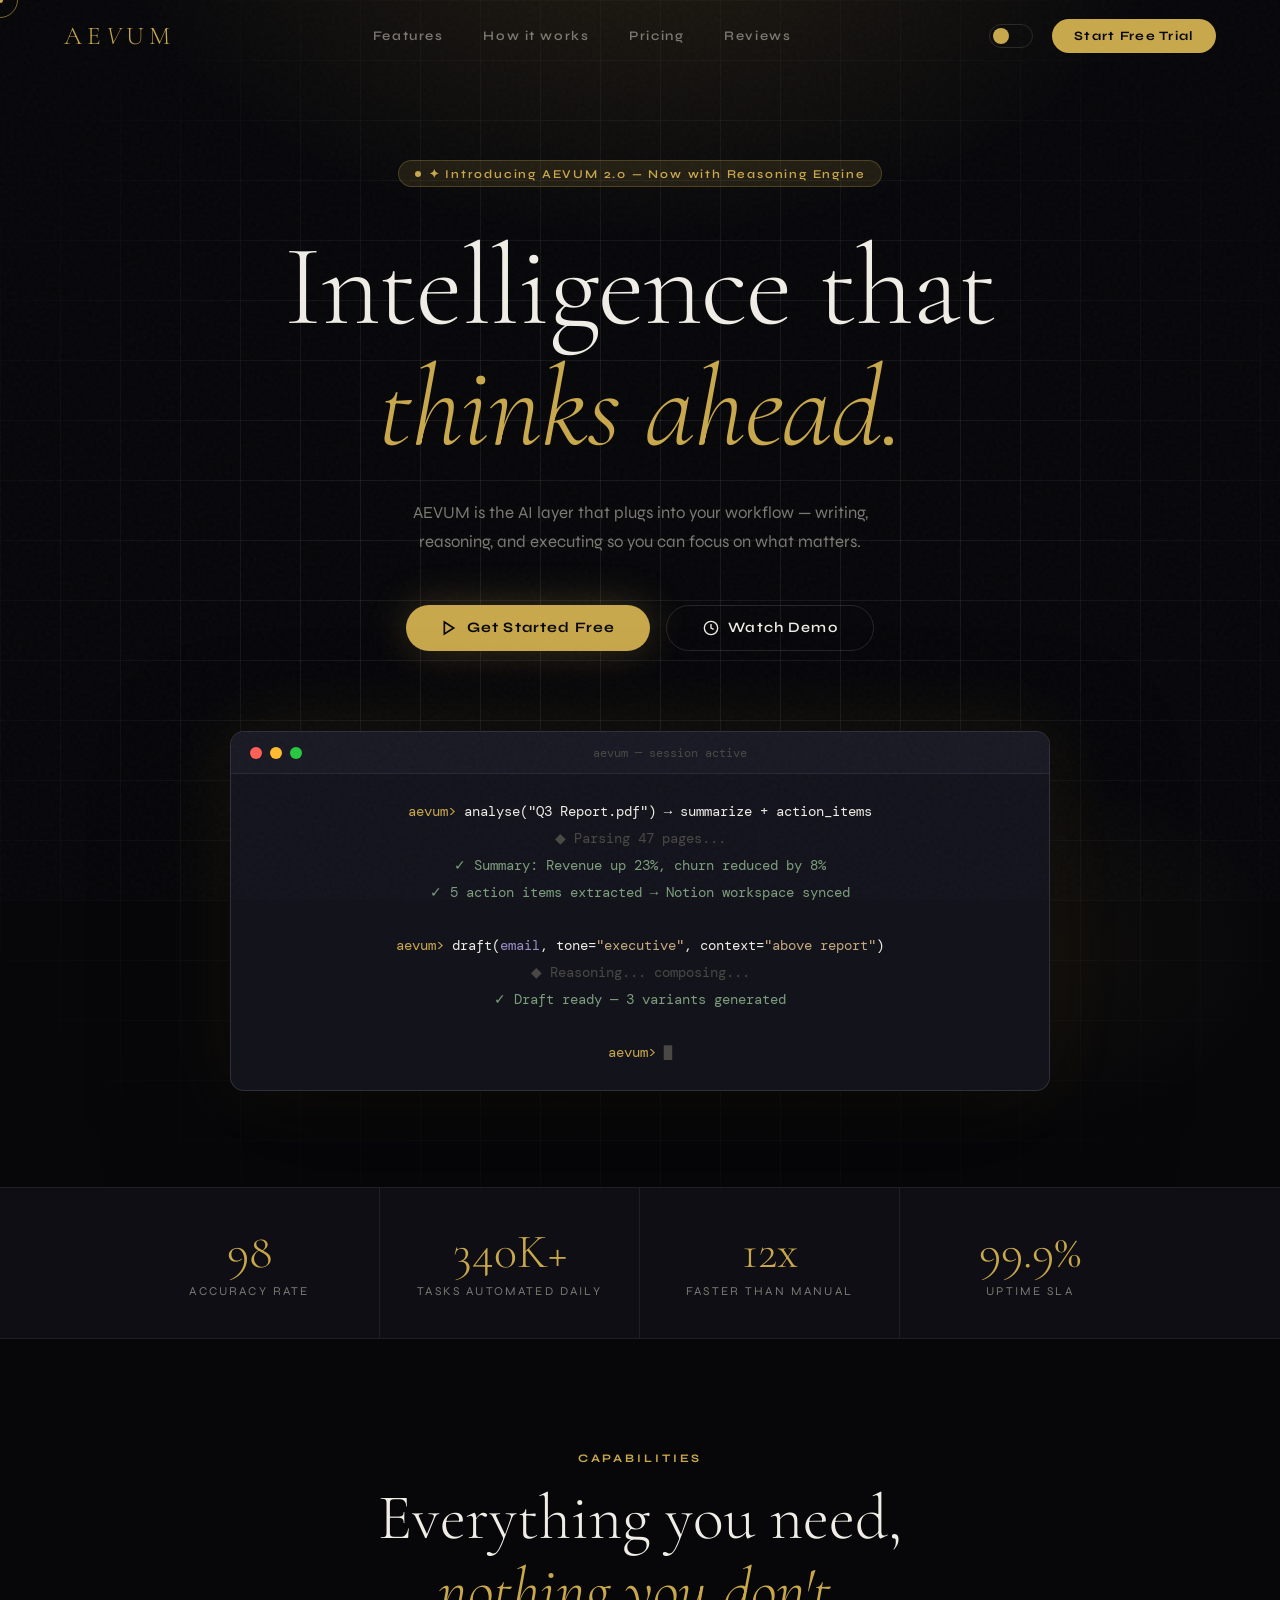
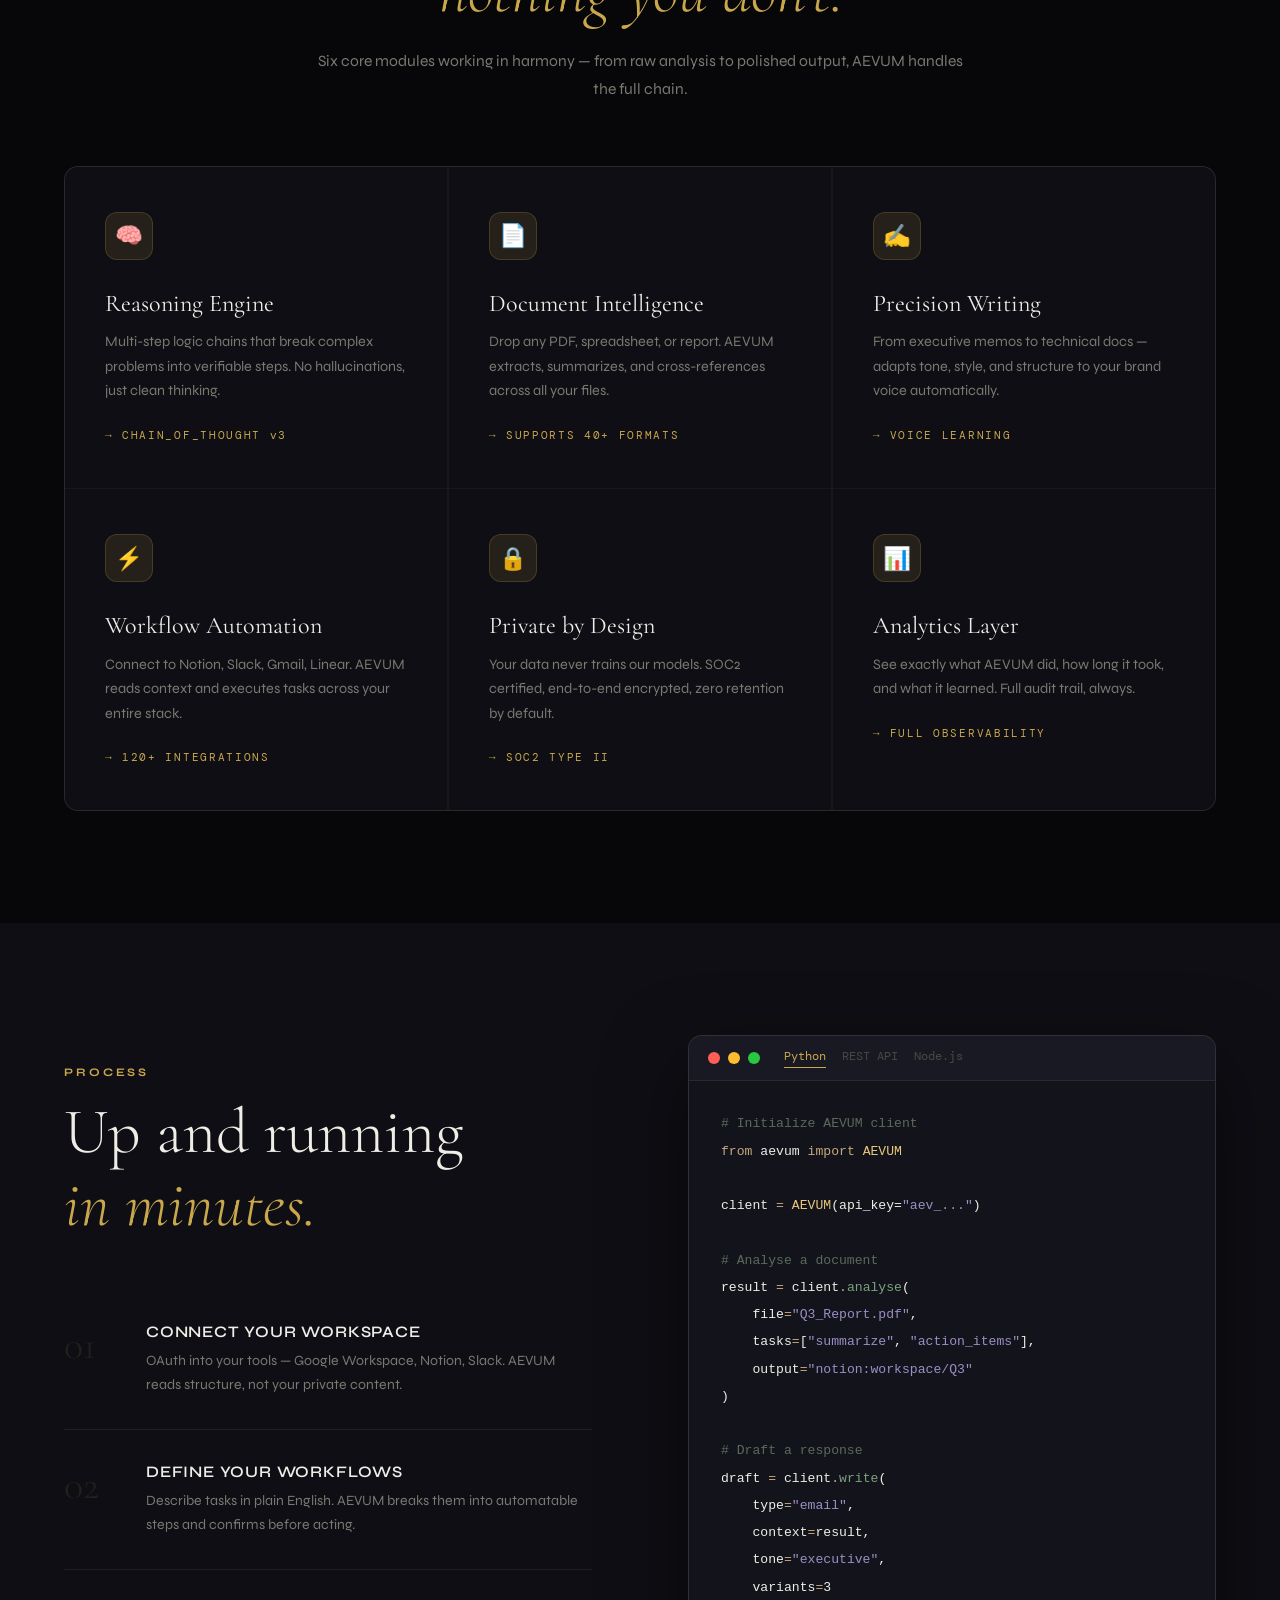
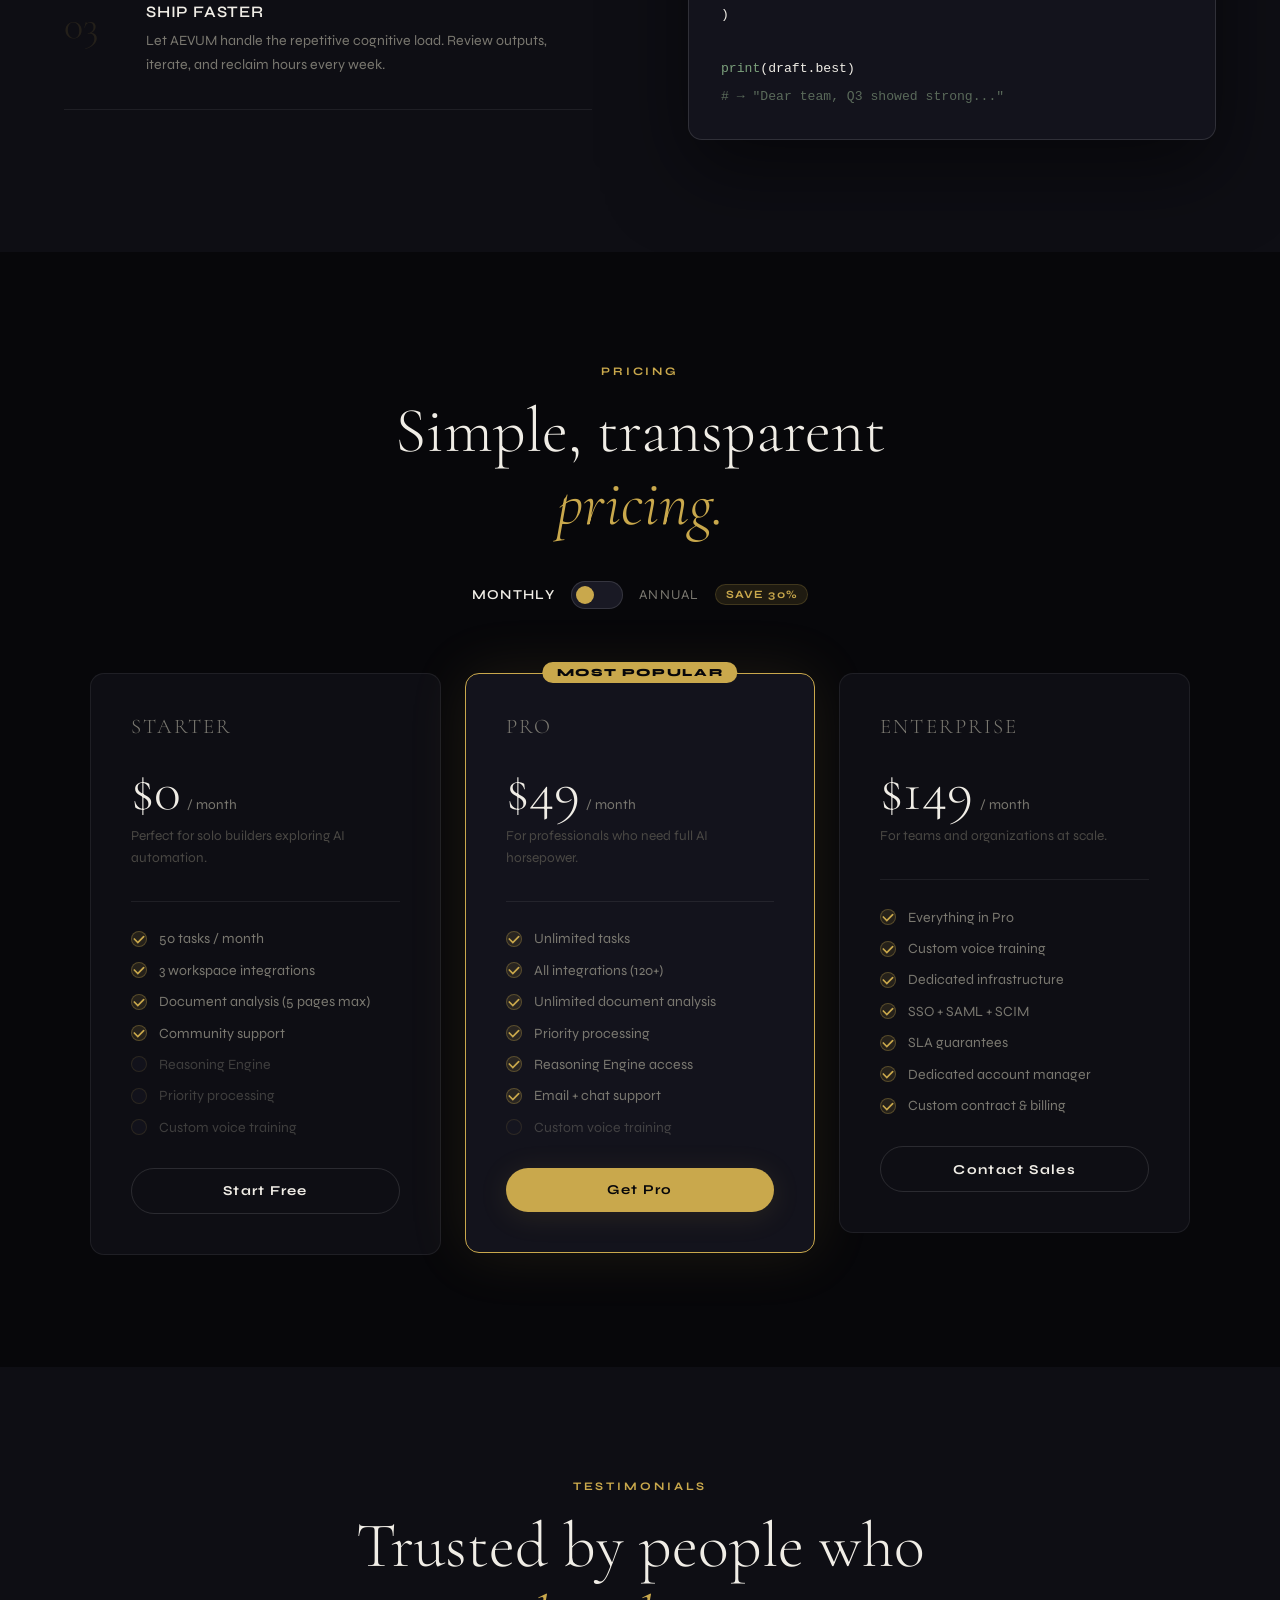
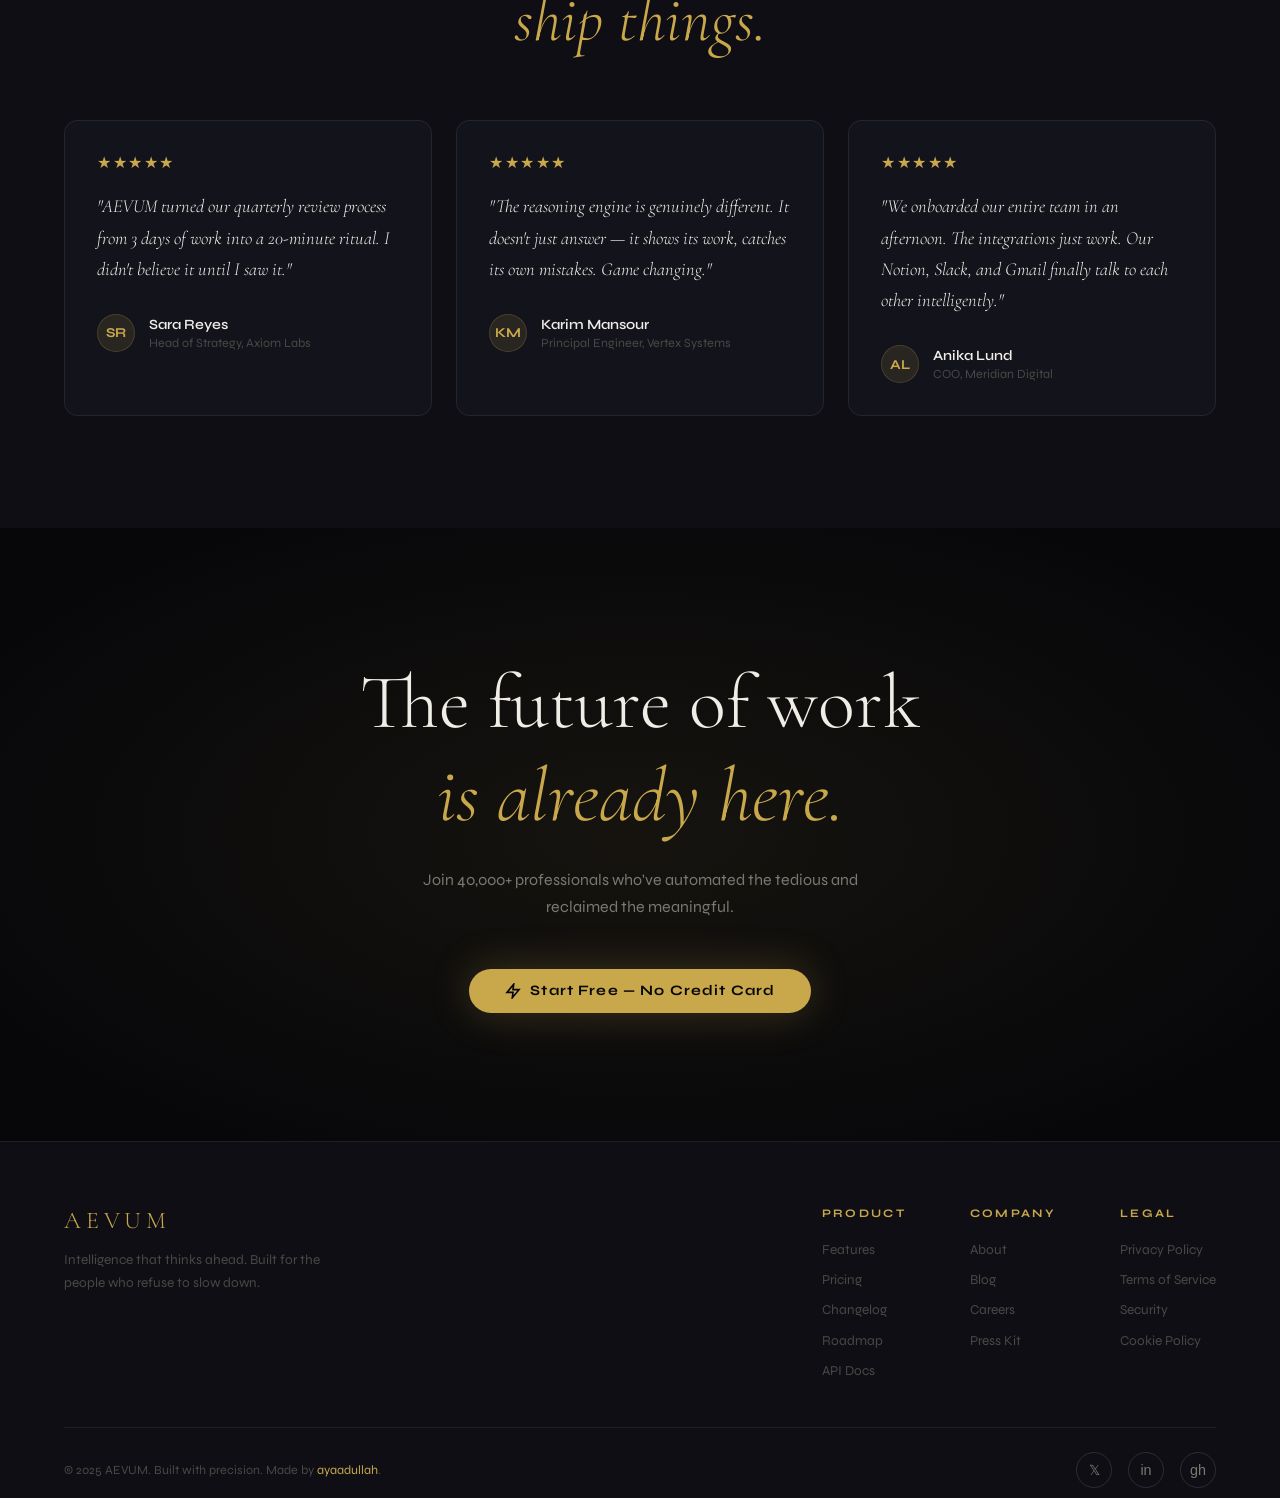
<file: Aevum landing Page/index.html>
<!DOCTYPE html>
<html lang="en" data-theme="dark">
<head>
<meta charset="UTF-8" />
<meta name="viewport" content="width=device-width, initial-scale=1.0" />
<title>AEVUM — AI That Thinks Ahead</title>
<link rel="preconnect" href="https://fonts.googleapis.com" />
<link rel="preconnect" href="https://fonts.gstatic.com" crossorigin />
<link href="https://fonts.googleapis.com/css2?family=Cormorant+Garamond:ital,wght@0,300;0,400;0,600;1,300;1,400&family=DM+Mono:wght@300;400;500&family=Syne:wght@400;600;700;800&display=swap" rel="stylesheet" />

<style>
/* ═══════════════════════════════════════════════
   TOKENS
═══════════════════════════════════════════════ */
:root {
  --bg:         #07070a;
  --bg2:        #0e0e14;
  --bg3:        #13131c;
  --surface:    #191924;
  --border:     rgba(255,255,255,0.07);
  --border2:    rgba(255,255,255,0.12);
  --gold:       #c9a84c;
  --gold2:      #e8c97a;
  --gold-dim:   rgba(201,168,76,0.12);
  --gold-glow:  rgba(201,168,76,0.25);
  --text:       #f0ede6;
  --text-muted: #7a7870;
  --text-dim:   #4a4844;
  --radius:     14px;
  --transition: cubic-bezier(0.4,0,0.2,1);
}
[data-theme="light"] {
  --bg:         #f5f3ee;
  --bg2:        #eeebe3;
  --bg3:        #e8e4da;
  --surface:    #ffffff;
  --border:     rgba(0,0,0,0.08);
  --border2:    rgba(0,0,0,0.14);
  --gold:       #a07828;
  --gold2:      #b88c32;
  --gold-dim:   rgba(160,120,40,0.1);
  --gold-glow:  rgba(160,120,40,0.2);
  --text:       #1a1810;
  --text-muted: #6b6459;
  --text-dim:   #aaa49a;
}

/* ═══════════════════════════════════════════════
   RESET
═══════════════════════════════════════════════ */
*,*::before,*::after { box-sizing:border-box; margin:0; padding:0; }
html { scroll-behavior:smooth; }
body {
  font-family:'Syne',sans-serif;
  background:var(--bg);
  color:var(--text);
  overflow-x:hidden;
  cursor:none;
}
a { text-decoration:none; color:inherit; }
img { display:block; max-width:100%; }

/* ═══════════════════════════════════════════════
   CUSTOM CURSOR
═══════════════════════════════════════════════ */
#cursor-dot, #cursor-ring {
  position:fixed; top:0; left:0;
  pointer-events:none; z-index:9999;
  border-radius:50%; transform:translate(-50%,-50%);
  transition:opacity .3s;
}
#cursor-dot  { width:6px; height:6px; background:var(--gold); }
#cursor-ring {
  width:36px; height:36px;
  border:1.5px solid var(--gold);
  transition:width .25s var(--transition), height .25s var(--transition),
             top .08s linear, left .08s linear;
  opacity:.6;
}
body:has(a:hover) #cursor-ring,
body:has(button:hover) #cursor-ring { width:52px; height:52px; opacity:.9; }

/* ═══════════════════════════════════════════════
   NOISE TEXTURE OVERLAY
═══════════════════════════════════════════════ */
body::after {
  content:''; position:fixed; inset:0;
  background-image:url("data:image/svg+xml,%3Csvg viewBox='0 0 256 256' xmlns='http://www.w3.org/2000/svg'%3E%3Cfilter id='noise'%3E%3CfeTurbulence type='fractalNoise' baseFrequency='0.9' numOctaves='4' stitchTiles='stitch'/%3E%3C/filter%3E%3Crect width='100%25' height='100%25' filter='url(%23noise)' opacity='1'/%3E%3C/svg%3E");
  opacity:.028; pointer-events:none; z-index:9998;
}

/* ═══════════════════════════════════════════════
   SCROLLBAR
═══════════════════════════════════════════════ */
::-webkit-scrollbar { width:4px; }
::-webkit-scrollbar-track { background:var(--bg); }
::-webkit-scrollbar-thumb { background:var(--gold); border-radius:2px; }

/* ═══════════════════════════════════════════════
   NAVBAR
═══════════════════════════════════════════════ */
nav {
  position:fixed; top:0; left:0; right:0; z-index:1000;
  display:flex; align-items:center; justify-content:space-between;
  padding:1.2rem 4rem;
  border-bottom:1px solid transparent;
  transition:background .4s, border-color .4s, backdrop-filter .4s;
}
nav.scrolled {
  background:rgba(7,7,10,.85);
  backdrop-filter:blur(24px);
  border-color:var(--border);
}
.nav-logo {
  font-family:'Cormorant Garamond',serif;
  font-size:1.6rem; font-weight:300; letter-spacing:.2em;
  color:var(--gold);
}
.nav-logo span { font-style:italic; }
.nav-links {
  display:flex; gap:2.5rem; list-style:none;
  font-size:.82rem; letter-spacing:.12em; font-weight:600;
}
.nav-links a {
  color:var(--text-muted);
  transition:color .25s;
  position:relative;
}
.nav-links a::after {
  content:''; position:absolute; bottom:-4px; left:0;
  width:0; height:1px; background:var(--gold);
  transition:width .3s var(--transition);
}
.nav-links a:hover { color:var(--text); }
.nav-links a:hover::after { width:100%; }
.nav-right { display:flex; align-items:center; gap:1.2rem; }
.theme-toggle {
  background:none; border:1px solid var(--border2); border-radius:50px;
  width:44px; height:24px; cursor:pointer;
  position:relative; transition:background .3s;
  display:flex; align-items:center; padding:3px;
}
.theme-toggle::after {
  content:''; width:16px; height:16px; border-radius:50%;
  background:var(--gold); transition:transform .3s var(--transition);
}
[data-theme="light"] .theme-toggle::after { transform:translateX(20px); }
.btn-nav {
  padding:.55rem 1.4rem; border-radius:50px;
  background:var(--gold); color:#07070a;
  font-family:'Syne',sans-serif; font-size:.8rem;
  font-weight:700; letter-spacing:.1em;
  border:none; cursor:pointer;
  transition:background .25s, transform .2s;
}
.btn-nav:hover { background:var(--gold2); transform:translateY(-1px); }

/* ═══════════════════════════════════════════════
   HERO
═══════════════════════════════════════════════ */
.hero {
  min-height:100vh;
  display:flex; flex-direction:column;
  align-items:center; justify-content:center;
  text-align:center;
  padding:10rem 2rem 6rem;
  position:relative; overflow:hidden;
}
.hero-bg {
  position:absolute; inset:0; z-index:0;
  background:
    radial-gradient(ellipse 70% 50% at 50% -10%, rgba(201,168,76,.15) 0%, transparent 60%),
    radial-gradient(ellipse 40% 30% at 80% 80%, rgba(201,168,76,.06) 0%, transparent 50%);
}
.hero-grid {
  position:absolute; inset:0;
  background-image:
    linear-gradient(var(--border) 1px, transparent 1px),
    linear-gradient(90deg, var(--border) 1px, transparent 1px);
  background-size:60px 60px;
  mask-image:radial-gradient(ellipse 80% 80% at 50% 50%, black 30%, transparent 80%);
}
.badge {
  display:inline-flex; align-items:center; gap:.5rem;
  background:var(--gold-dim); border:1px solid rgba(201,168,76,.25);
  border-radius:50px; padding:.35rem 1rem;
  font-size:.75rem; letter-spacing:.15em; font-weight:600;
  color:var(--gold); margin-bottom:2.5rem;
  animation:fadeUp .8s .1s both;
}
.badge::before {
  content:''; width:6px; height:6px; border-radius:50%;
  background:var(--gold); animation:pulse 2s infinite;
}
@keyframes pulse { 0%,100%{opacity:1;transform:scale(1)} 50%{opacity:.4;transform:scale(.7)} }

.hero h1 {
  font-family:'Cormorant Garamond',serif;
  font-size:clamp(3.5rem, 9vw, 8rem);
  font-weight:300; line-height:1.05;
  letter-spacing:-.01em;
  max-width:900px;
  animation:fadeUp .9s .2s both;
}
.hero h1 em {
  font-style:italic; color:var(--gold);
  display:block;
}
.hero-sub {
  font-size:1.05rem; color:var(--text-muted); font-weight:400;
  max-width:520px; line-height:1.75;
  margin-top:1.8rem;
  animation:fadeUp .9s .35s both;
}
.hero-cta {
  display:flex; gap:1rem; margin-top:3rem; flex-wrap:wrap;
  justify-content:center;
  animation:fadeUp .9s .5s both;
}
.btn-primary {
  display:inline-flex; align-items:center; gap:.6rem;
  padding:.85rem 2.2rem; border-radius:50px;
  background:var(--gold); color:#07070a;
  font-family:'Syne',sans-serif; font-weight:700;
  font-size:.9rem; letter-spacing:.08em;
  border:none; cursor:pointer;
  transition:all .3s var(--transition);
  box-shadow:0 0 40px var(--gold-glow);
}
.btn-primary:hover { transform:translateY(-3px); box-shadow:0 8px 50px var(--gold-glow); background:var(--gold2); }
.btn-secondary {
  display:inline-flex; align-items:center; gap:.6rem;
  padding:.85rem 2.2rem; border-radius:50px;
  background:transparent; color:var(--text);
  font-family:'Syne',sans-serif; font-weight:600;
  font-size:.9rem; letter-spacing:.08em;
  border:1px solid var(--border2); cursor:pointer;
  transition:all .3s var(--transition);
}
.btn-secondary:hover { border-color:var(--gold); color:var(--gold); transform:translateY(-3px); }

/* Hero terminal mockup */
.hero-visual {
  position:relative; margin-top:5rem; width:100%; max-width:820px;
  animation:fadeUp .9s .65s both;
}
.terminal {
  background:var(--bg3); border:1px solid var(--border2);
  border-radius:var(--radius); overflow:hidden;
  box-shadow:0 40px 120px rgba(0,0,0,.6), 0 0 80px var(--gold-dim);
}
.terminal-bar {
  background:var(--surface); padding:.8rem 1.2rem;
  display:flex; align-items:center; gap:.5rem;
  border-bottom:1px solid var(--border);
}
.dot { width:12px; height:12px; border-radius:50%; }
.dot.r { background:#ff5f57; } .dot.y { background:#febc2e; } .dot.g { background:#28c840; }
.terminal-title {
  flex:1; text-align:center;
  font-family:'DM Mono',monospace; font-size:.75rem; color:var(--text-dim);
}
.terminal-body { padding:1.5rem 2rem; font-family:'DM Mono',monospace; font-size:.88rem; line-height:1.9; }
.t-prompt { color:var(--gold); }
.t-cmd  { color:var(--text); }
.t-out  { color:#7c9e7c; }
.t-dim  { color:var(--text-dim); }
.t-key  { color:#9b8ec4; }
.t-str  { color:#c4a97c; }
.blink  { animation:blink 1.2s step-end infinite; }
@keyframes blink { 0%,100%{opacity:1} 50%{opacity:0} }

/* ═══════════════════════════════════════════════
   STATS
═══════════════════════════════════════════════ */
.stats {
  display:flex; justify-content:center;
  gap:0; border-top:1px solid var(--border);
  border-bottom:1px solid var(--border);
  background:var(--bg2);
}
.stat {
  flex:1; max-width:260px; padding:2.5rem 2rem;
  text-align:center; border-right:1px solid var(--border);
  position:relative; overflow:hidden;
  transition:background .3s;
}
.stat:last-child { border-right:none; }
.stat:hover { background:var(--bg3); }
.stat-num {
  font-family:'Cormorant Garamond',serif;
  font-size:3rem; font-weight:300; color:var(--gold);
  line-height:1;
}
.stat-label { font-size:.75rem; letter-spacing:.18em; color:var(--text-muted); margin-top:.5rem; }

/* ═══════════════════════════════════════════════
   SECTION COMMONS
═══════════════════════════════════════════════ */
section { padding:7rem 4rem; position:relative; }
.section-label {
  font-size:.72rem; letter-spacing:.25em; color:var(--gold);
  font-weight:700; margin-bottom:1rem; display:block;
}
.section-title {
  font-family:'Cormorant Garamond',serif;
  font-size:clamp(2.2rem,5vw,4rem); font-weight:300; line-height:1.15;
}
.section-title em { font-style:italic; color:var(--gold); }
.section-center { text-align:center; max-width:650px; margin:0 auto; }
.section-sub {
  color:var(--text-muted); font-size:.98rem; line-height:1.75;
  margin-top:1.2rem;
}

/* ═══════════════════════════════════════════════
   FEATURES
═══════════════════════════════════════════════ */
.features { background:var(--bg); }
.features-grid {
  display:grid; grid-template-columns:repeat(3,1fr);
  gap:1.5px; margin-top:5rem;
  background:var(--border);
  border:1px solid var(--border);
  border-radius:var(--radius); overflow:hidden;
}
.feat-card {
  background:var(--bg2); padding:2.8rem 2.5rem;
  position:relative; overflow:hidden;
  transition:background .4s;
  opacity:0; transform:translateY(30px);
  transition:opacity .6s var(--transition), transform .6s var(--transition), background .4s;
}
.feat-card.visible { opacity:1; transform:translateY(0); }
.feat-card::before {
  content:''; position:absolute; inset:0;
  background:linear-gradient(135deg, var(--gold-dim), transparent);
  opacity:0; transition:opacity .4s;
}
.feat-card:hover { background:var(--bg3); }
.feat-card:hover::before { opacity:1; }
.feat-icon {
  width:48px; height:48px; border-radius:12px;
  background:var(--gold-dim); border:1px solid rgba(201,168,76,.2);
  display:flex; align-items:center; justify-content:center;
  font-size:1.4rem; margin-bottom:1.8rem;
  transition:transform .3s;
}
.feat-card:hover .feat-icon { transform:scale(1.1) rotate(-3deg); }
.feat-card h3 {
  font-family:'Cormorant Garamond',serif;
  font-size:1.5rem; font-weight:400; margin-bottom:.8rem;
}
.feat-card p { color:var(--text-muted); font-size:.9rem; line-height:1.7; }
.feat-tag {
  display:inline-block; margin-top:1.5rem;
  font-size:.7rem; letter-spacing:.15em; color:var(--gold);
  font-family:'DM Mono',monospace;
}

/* ═══════════════════════════════════════════════
   HOW IT WORKS
═══════════════════════════════════════════════ */
.how { background:var(--bg2); overflow:hidden; }
.how-inner {
  display:grid; grid-template-columns:1fr 1fr;
  gap:6rem; align-items:center; max-width:1200px; margin:0 auto;
}
.steps { margin-top:3rem; display:flex; flex-direction:column; gap:0; }
.step {
  display:flex; gap:2rem; padding:2rem 0;
  border-bottom:1px solid var(--border);
  opacity:0; transform:translateX(-20px);
  transition:opacity .6s var(--transition), transform .6s var(--transition);
}
.step.visible { opacity:1; transform:translateX(0); }
.step-num {
  font-family:'Cormorant Garamond',serif;
  font-size:2.5rem; font-weight:300; color:var(--gold-dim);
  min-width:50px; line-height:1; padding-top:.2rem;
  transition:color .3s;
}
.step:hover .step-num { color:var(--gold); }
.step h4 { font-size:1rem; font-weight:600; margin-bottom:.5rem; letter-spacing:.05em; }
.step p { color:var(--text-muted); font-size:.88rem; line-height:1.7; }

/* Code window on right */
.code-window {
  background:var(--bg3); border:1px solid var(--border2);
  border-radius:var(--radius); overflow:hidden;
  box-shadow:0 30px 80px rgba(0,0,0,.5);
  position:relative;
}
.code-window-bar {
  background:var(--surface); padding:.8rem 1.2rem;
  display:flex; align-items:center; gap:.5rem;
  border-bottom:1px solid var(--border);
}
.code-tabs { display:flex; gap:1rem; margin-left:1rem; }
.code-tab {
  font-family:'DM Mono',monospace; font-size:.72rem;
  color:var(--text-dim); cursor:pointer; transition:color .2s;
  padding-bottom:3px;
}
.code-tab.active { color:var(--gold); border-bottom:1px solid var(--gold); }
pre {
  padding:1.8rem 2rem; font-family:'DM Mono',monospace;
  font-size:.82rem; line-height:2; overflow-x:auto;
}
.c-k { color:#c4a97c; } /* keyword */
.c-s { color:#9b8ec4; } /* string */
.c-c { color:#5a6a5a; } /* comment */
.c-f { color:#7ca17c; } /* function */
.c-n { color:var(--text); } /* normal */
.c-g { color:var(--gold2); } /* gold accent */

/* ═══════════════════════════════════════════════
   PRICING
═══════════════════════════════════════════════ */
.pricing { background:var(--bg); }
.pricing-toggle-wrap {
  display:flex; align-items:center; justify-content:center;
  gap:1rem; margin:2.5rem 0 4rem;
}
.toggle-label { font-size:.85rem; color:var(--text-muted); letter-spacing:.1em; }
.toggle-label.active { color:var(--text); font-weight:600; }
.toggle-switch {
  width:52px; height:28px; border-radius:50px;
  background:var(--surface); border:1px solid var(--border2);
  cursor:pointer; position:relative; transition:background .3s;
  flex-shrink:0;
}
.toggle-switch.annual { background:var(--gold-dim); border-color:rgba(201,168,76,.3); }
.toggle-switch::after {
  content:''; position:absolute; top:4px; left:4px;
  width:18px; height:18px; border-radius:50%;
  background:var(--gold); transition:transform .3s var(--transition);
}
.toggle-switch.annual::after { transform:translateX(24px); }
.save-badge {
  background:var(--gold-dim); border:1px solid rgba(201,168,76,.2);
  color:var(--gold); padding:.2rem .6rem; border-radius:50px;
  font-size:.7rem; font-weight:700; letter-spacing:.1em;
}

.pricing-grid {
  display:grid; grid-template-columns:repeat(3,1fr);
  gap:1.5rem; max-width:1100px; margin:0 auto;
  align-items:start;
}
.price-card {
  background:var(--bg2); border:1px solid var(--border);
  border-radius:var(--radius); padding:2.5rem;
  position:relative; transition:transform .3s, border-color .3s, box-shadow .3s;
  opacity:0; transform:translateY(30px);
}
.price-card.visible { opacity:1; transform:translateY(0); }
.price-card:hover { transform:translateY(-6px); box-shadow:0 20px 60px rgba(0,0,0,.4); }
.price-card.featured {
  background:var(--bg3); border-color:var(--gold);
  box-shadow:0 0 60px var(--gold-dim);
}
.price-card.featured:hover { box-shadow:0 20px 80px var(--gold-glow); }
.featured-label {
  position:absolute; top:-12px; left:50%; transform:translateX(-50%);
  background:var(--gold); color:#07070a;
  font-size:.68rem; font-weight:800; letter-spacing:.15em;
  padding:.25rem .9rem; border-radius:50px;
  white-space:nowrap;
}
.plan-name {
  font-family:'Cormorant Garamond',serif;
  font-size:1.3rem; font-weight:300; letter-spacing:.1em;
  color:var(--text-muted); margin-bottom:1.5rem;
}
.plan-price {
  display:flex; align-items:baseline; gap:.4rem;
  margin-bottom:.4rem;
}
.price-amt {
  font-family:'Cormorant Garamond',serif;
  font-size:3.5rem; font-weight:300; color:var(--text); line-height:1;
  transition:opacity .3s;
}
.price-period { font-size:.85rem; color:var(--text-muted); }
.plan-desc { font-size:.85rem; color:var(--text-dim); margin-bottom:2rem; line-height:1.6; }
.plan-divider { border:none; border-top:1px solid var(--border); margin:1.8rem 0; }
.plan-features { list-style:none; display:flex; flex-direction:column; gap:.9rem; }
.plan-features li {
  display:flex; align-items:center; gap:.75rem;
  font-size:.88rem; color:var(--text-muted);
}
.plan-features li::before {
  content:''; width:16px; height:16px; flex-shrink:0;
  border-radius:50%; background:var(--gold-dim);
  border:1px solid rgba(201,168,76,.3);
  background-image:url("data:image/svg+xml,%3Csvg xmlns='http://www.w3.org/2000/svg' viewBox='0 0 12 12'%3E%3Cpath d='M2 6l3 3 5-5' stroke='%23c9a84c' stroke-width='1.5' fill='none' stroke-linecap='round'/%3E%3C/svg%3E");
  background-repeat:no-repeat; background-position:center;
}
.plan-features li.dim { opacity:.45; }
.plan-features li.dim::before { background-image:none; background:var(--surface); }
.btn-plan {
  width:100%; margin-top:2rem; padding:.85rem;
  border-radius:50px; font-family:'Syne',sans-serif;
  font-weight:700; font-size:.85rem; letter-spacing:.1em;
  cursor:pointer; transition:all .3s;
}
.btn-plan.outline {
  background:transparent; color:var(--text);
  border:1px solid var(--border2);
}
.btn-plan.outline:hover { border-color:var(--gold); color:var(--gold); }
.btn-plan.gold {
  background:var(--gold); color:#07070a; border:none;
  box-shadow:0 4px 30px var(--gold-dim);
}
.btn-plan.gold:hover { background:var(--gold2); transform:translateY(-2px); }

/* ═══════════════════════════════════════════════
   TESTIMONIALS
═══════════════════════════════════════════════ */
.testimonials { background:var(--bg2); }
.testi-grid {
  display:grid; grid-template-columns:repeat(3,1fr);
  gap:1.5rem; margin-top:4rem;
}
.testi-card {
  background:var(--bg3); border:1px solid var(--border);
  border-radius:var(--radius); padding:2rem;
  opacity:0; transform:translateY(20px);
  transition:opacity .6s var(--transition), transform .6s var(--transition);
}
.testi-card.visible { opacity:1; transform:translateY(0); }
.testi-card:hover { border-color:var(--border2); }
.stars { color:var(--gold); font-size:1rem; margin-bottom:1.2rem; letter-spacing:.1em; }
.testi-text {
  font-family:'Cormorant Garamond',serif; font-size:1.15rem;
  font-weight:300; line-height:1.7; color:var(--text);
  font-style:italic; margin-bottom:1.8rem;
}
.testi-author { display:flex; align-items:center; gap:.9rem; }
.testi-avatar {
  width:38px; height:38px; border-radius:50%;
  background:var(--gold-dim); border:1px solid rgba(201,168,76,.2);
  display:flex; align-items:center; justify-content:center;
  font-size:.85rem; font-weight:700; color:var(--gold);
}
.testi-name { font-size:.88rem; font-weight:600; }
.testi-role { font-size:.78rem; color:var(--text-dim); margin-top:.15rem; }

/* ═══════════════════════════════════════════════
   CTA BANNER
═══════════════════════════════════════════════ */
.cta-section {
  background:var(--bg);
  text-align:center; padding:8rem 2rem;
  position:relative; overflow:hidden;
}
.cta-section::before {
  content:''; position:absolute; inset:0;
  background:radial-gradient(ellipse 60% 60% at 50% 50%, rgba(201,168,76,.08), transparent);
}
.cta-section h2 {
  font-family:'Cormorant Garamond',serif;
  font-size:clamp(2.5rem,6vw,5rem); font-weight:300;
  position:relative;
}
.cta-section h2 em { font-style:italic; color:var(--gold); }
.cta-section p {
  color:var(--text-muted); font-size:1rem; line-height:1.7;
  max-width:480px; margin:1.5rem auto 3rem; position:relative;
}
.cta-section .btn-primary { position:relative; }

/* ═══════════════════════════════════════════════
   FOOTER
═══════════════════════════════════════════════ */
footer {
  background:var(--bg2); border-top:1px solid var(--border);
  padding:4rem 4rem 2rem;
}
.footer-top { display:flex; justify-content:space-between; gap:3rem; flex-wrap:wrap; }
.footer-brand { max-width:260px; }
.footer-logo {
  font-family:'Cormorant Garamond',serif;
  font-size:1.5rem; font-weight:300; color:var(--gold); letter-spacing:.2em;
  margin-bottom:.8rem;
}
.footer-tagline { font-size:.85rem; color:var(--text-dim); line-height:1.7; }
.footer-cols { display:flex; gap:4rem; }
.footer-col h5 {
  font-size:.72rem; letter-spacing:.2em; color:var(--gold);
  margin-bottom:1.2rem; font-weight:700;
}
.footer-col ul { list-style:none; display:flex; flex-direction:column; gap:.7rem; }
.footer-col li a { font-size:.85rem; color:var(--text-dim); transition:color .2s; }
.footer-col li a:hover { color:var(--text); }
.footer-bottom {
  margin-top:3rem; padding-top:1.5rem;
  border-top:1px solid var(--border);
  display:flex; justify-content:space-between; align-items:center;
  flex-wrap:wrap; gap:1rem;
}
.footer-copy { font-size:.78rem; color:var(--text-dim); }
.footer-copy a { color:var(--gold); }
.footer-socials { display:flex; gap:1rem; }
.social-btn {
  width:36px; height:36px; border-radius:50%;
  border:1px solid var(--border2); background:transparent;
  display:flex; align-items:center; justify-content:center;
  cursor:pointer; font-size:.9rem; color:var(--text-muted);
  transition:border-color .2s, color .2s;
}
.social-btn:hover { border-color:var(--gold); color:var(--gold); }

/* ═══════════════════════════════════════════════
   ANIMATIONS
═══════════════════════════════════════════════ */
@keyframes fadeUp {
  from { opacity:0; transform:translateY(24px); }
  to   { opacity:1; transform:translateY(0); }
}

/* ═══════════════════════════════════════════════
   LIGHT THEME OVERRIDES
═══════════════════════════════════════════════ */
[data-theme="light"] .terminal,
[data-theme="light"] .code-window { border-color:rgba(0,0,0,.12); }
[data-theme="light"] .hero-grid {
  background-image:
    linear-gradient(rgba(0,0,0,.06) 1px, transparent 1px),
    linear-gradient(90deg, rgba(0,0,0,.06) 1px, transparent 1px);
}
[data-theme="light"] nav.scrolled { background:rgba(245,243,238,.88); }
</style>
</head>
<body>

<!-- Custom Cursor -->
<div id="cursor-dot"></div>
<div id="cursor-ring"></div>

<!-- ══════════════════════════════════════
     NAVBAR
══════════════════════════════════════ -->
<nav id="navbar">
  <div class="nav-logo">AE<span>V</span>UM</div>
  <ul class="nav-links">
    <li><a href="#features">Features</a></li>
    <li><a href="#how">How it works</a></li>
    <li><a href="#pricing">Pricing</a></li>
    <li><a href="#testimonials">Reviews</a></li>
  </ul>
  <div class="nav-right">
    <button class="theme-toggle" id="themeToggle" title="Toggle theme"></button>
    <button class="btn-nav">Start Free Trial</button>
  </div>
</nav>

<!-- ══════════════════════════════════════
     HERO
══════════════════════════════════════ -->
<section class="hero">
  <div class="hero-bg"></div>
  <div class="hero-grid"></div>

  <span class="badge">✦ Introducing AEVUM 2.0 — Now with Reasoning Engine</span>

  <h1>Intelligence that<em>thinks ahead.</em></h1>

  <p class="hero-sub">
    AEVUM is the AI layer that plugs into your workflow — writing, reasoning, and executing so you can focus on what matters.
  </p>

  <div class="hero-cta">
    <button class="btn-primary">
      <svg width="16" height="16" viewBox="0 0 24 24" fill="none" stroke="currentColor" stroke-width="2.5"><polygon points="5 3 19 12 5 21 5 3"/></svg>
      Get Started Free
    </button>
    <button class="btn-secondary">
      <svg width="16" height="16" viewBox="0 0 24 24" fill="none" stroke="currentColor" stroke-width="2"><circle cx="12" cy="12" r="10"/><polyline points="12 6 12 12 16 14"/></svg>
      Watch Demo
    </button>
  </div>

  <div class="hero-visual">
    <div class="terminal">
      <div class="terminal-bar">
        <div class="dot r"></div><div class="dot y"></div><div class="dot g"></div>
        <div class="terminal-title">aevum — session active</div>
      </div>
      <div class="terminal-body">
        <div><span class="t-prompt">aevum&gt;</span> <span class="t-cmd">analyse("Q3 Report.pdf") → summarize + action_items</span></div>
        <div class="t-dim">  ◆ Parsing 47 pages...</div>
        <div class="t-out">  ✓ Summary: Revenue up 23%, churn reduced by 8%</div>
        <div class="t-out">  ✓ 5 action items extracted → Notion workspace synced</div>
        <br>
        <div><span class="t-prompt">aevum&gt;</span> <span class="t-cmd">draft(<span class="t-key">email</span>, tone=<span class="t-str">"executive"</span>, context=<span class="t-str">"above report"</span>)</span></div>
        <div class="t-dim">  ◆ Reasoning... composing...</div>
        <div class="t-out">  ✓ Draft ready — 3 variants generated</div>
        <br>
        <div><span class="t-prompt">aevum&gt;</span> <span class="blink t-dim">█</span></div>
      </div>
    </div>
  </div>
</section>

<!-- ══════════════════════════════════════
     STATS
══════════════════════════════════════ -->
<div class="stats">
  <div class="stat">
    <div class="stat-num" data-target="98">0</div>
    <div class="stat-label">ACCURACY RATE</div>
  </div>
  <div class="stat">
    <div class="stat-num" data-target="340" data-suffix="K+">0</div>
    <div class="stat-label">TASKS AUTOMATED DAILY</div>
  </div>
  <div class="stat">
    <div class="stat-num" data-target="12" data-suffix="x">0</div>
    <div class="stat-label">FASTER THAN MANUAL</div>
  </div>
  <div class="stat">
    <div class="stat-num" data-target="99" data-suffix=".9%">0</div>
    <div class="stat-label">UPTIME SLA</div>
  </div>
</div>

<!-- ══════════════════════════════════════
     FEATURES
══════════════════════════════════════ -->
<section class="features" id="features">
  <div class="section-center">
    <span class="section-label">CAPABILITIES</span>
    <h2 class="section-title">Everything you need,<br><em>nothing you don't.</em></h2>
    <p class="section-sub">Six core modules working in harmony — from raw analysis to polished output, AEVUM handles the full chain.</p>
  </div>

  <div class="features-grid" style="margin-top:4rem;">
    <div class="feat-card">
      <div class="feat-icon">🧠</div>
      <h3>Reasoning Engine</h3>
      <p>Multi-step logic chains that break complex problems into verifiable steps. No hallucinations, just clean thinking.</p>
      <span class="feat-tag">→ CHAIN_OF_THOUGHT v3</span>
    </div>
    <div class="feat-card">
      <div class="feat-icon">📄</div>
      <h3>Document Intelligence</h3>
      <p>Drop any PDF, spreadsheet, or report. AEVUM extracts, summarizes, and cross-references across all your files.</p>
      <span class="feat-tag">→ SUPPORTS 40+ FORMATS</span>
    </div>
    <div class="feat-card">
      <div class="feat-icon">✍️</div>
      <h3>Precision Writing</h3>
      <p>From executive memos to technical docs — adapts tone, style, and structure to your brand voice automatically.</p>
      <span class="feat-tag">→ VOICE LEARNING</span>
    </div>
    <div class="feat-card">
      <div class="feat-icon">⚡</div>
      <h3>Workflow Automation</h3>
      <p>Connect to Notion, Slack, Gmail, Linear. AEVUM reads context and executes tasks across your entire stack.</p>
      <span class="feat-tag">→ 120+ INTEGRATIONS</span>
    </div>
    <div class="feat-card">
      <div class="feat-icon">🔒</div>
      <h3>Private by Design</h3>
      <p>Your data never trains our models. SOC2 certified, end-to-end encrypted, zero retention by default.</p>
      <span class="feat-tag">→ SOC2 TYPE II</span>
    </div>
    <div class="feat-card">
      <div class="feat-icon">📊</div>
      <h3>Analytics Layer</h3>
      <p>See exactly what AEVUM did, how long it took, and what it learned. Full audit trail, always.</p>
      <span class="feat-tag">→ FULL OBSERVABILITY</span>
    </div>
  </div>
</section>

<!-- ══════════════════════════════════════
     HOW IT WORKS
══════════════════════════════════════ -->
<section class="how" id="how">
  <div class="how-inner">
    <div>
      <span class="section-label">PROCESS</span>
      <h2 class="section-title">Up and running<br><em>in minutes.</em></h2>
      <div class="steps">
        <div class="step">
          <div class="step-num">01</div>
          <div>
            <h4>CONNECT YOUR WORKSPACE</h4>
            <p>OAuth into your tools — Google Workspace, Notion, Slack. AEVUM reads structure, not your private content.</p>
          </div>
        </div>
        <div class="step">
          <div class="step-num">02</div>
          <div>
            <h4>DEFINE YOUR WORKFLOWS</h4>
            <p>Describe tasks in plain English. AEVUM breaks them into automatable steps and confirms before acting.</p>
          </div>
        </div>
        <div class="step">
          <div class="step-num">03</div>
          <div>
            <h4>SHIP FASTER</h4>
            <p>Let AEVUM handle the repetitive cognitive load. Review outputs, iterate, and reclaim hours every week.</p>
          </div>
        </div>
      </div>
    </div>

    <div class="code-window">
      <div class="code-window-bar">
        <div class="dot r"></div><div class="dot y"></div><div class="dot g"></div>
        <div class="code-tabs">
          <div class="code-tab active">Python</div>
          <div class="code-tab">REST API</div>
          <div class="code-tab">Node.js</div>
        </div>
      </div>
      <pre><code><span class="c-c"># Initialize AEVUM client</span>
<span class="c-k">from</span> <span class="c-n">aevum</span> <span class="c-k">import</span> <span class="c-g">AEVUM</span>

<span class="c-n">client</span> <span class="c-k">=</span> <span class="c-g">AEVUM</span><span class="c-n">(api_key=</span><span class="c-s">"aev_..."</span><span class="c-n">)</span>

<span class="c-c"># Analyse a document</span>
<span class="c-n">result</span> <span class="c-k">=</span> <span class="c-n">client</span><span class="c-k">.</span><span class="c-f">analyse</span><span class="c-n">(</span>
    <span class="c-n">file</span><span class="c-k">=</span><span class="c-s">"Q3_Report.pdf"</span><span class="c-n">,</span>
    <span class="c-n">tasks</span><span class="c-k">=</span><span class="c-n">[</span><span class="c-s">"summarize"</span><span class="c-n">,</span> <span class="c-s">"action_items"</span><span class="c-n">],</span>
    <span class="c-n">output</span><span class="c-k">=</span><span class="c-s">"notion:workspace/Q3"</span>
<span class="c-n">)</span>

<span class="c-c"># Draft a response</span>
<span class="c-n">draft</span> <span class="c-k">=</span> <span class="c-n">client</span><span class="c-k">.</span><span class="c-f">write</span><span class="c-n">(</span>
    <span class="c-n">type</span><span class="c-k">=</span><span class="c-s">"email"</span><span class="c-n">,</span>
    <span class="c-n">context</span><span class="c-k">=</span><span class="c-n">result,</span>
    <span class="c-n">tone</span><span class="c-k">=</span><span class="c-s">"executive"</span><span class="c-n">,</span>
    <span class="c-n">variants</span><span class="c-k">=</span><span class="c-n">3</span>
<span class="c-n">)</span>

<span class="c-f">print</span><span class="c-n">(draft.best)</span>
<span class="c-c"># → "Dear team, Q3 showed strong..."</span></code></pre>
    </div>
  </div>
</section>

<!-- ══════════════════════════════════════
     PRICING
══════════════════════════════════════ -->
<section class="pricing" id="pricing">
  <div class="section-center">
    <span class="section-label">PRICING</span>
    <h2 class="section-title">Simple, transparent<br><em>pricing.</em></h2>
  </div>

  <div class="pricing-toggle-wrap">
    <span class="toggle-label active" id="label-monthly">MONTHLY</span>
    <div class="toggle-switch" id="pricingToggle"></div>
    <span class="toggle-label" id="label-annual">ANNUAL</span>
    <span class="save-badge">SAVE 30%</span>
  </div>

  <div class="pricing-grid">
    <!-- Starter -->
    <div class="price-card">
      <div class="plan-name">STARTER</div>
      <div class="plan-price">
        <div class="price-amt" data-monthly="0" data-annual="0">$0</div>
        <span class="price-period">/ month</span>
      </div>
      <div class="plan-desc">Perfect for solo builders exploring AI automation.</div>
      <hr class="plan-divider">
      <ul class="plan-features">
        <li>50 tasks / month</li>
        <li>3 workspace integrations</li>
        <li>Document analysis (5 pages max)</li>
        <li>Community support</li>
        <li class="dim">Reasoning Engine</li>
        <li class="dim">Priority processing</li>
        <li class="dim">Custom voice training</li>
      </ul>
      <button class="btn-plan outline">Start Free</button>
    </div>

    <!-- Pro (featured) -->
    <div class="price-card featured">
      <div class="featured-label">MOST POPULAR</div>
      <div class="plan-name">PRO</div>
      <div class="plan-price">
        <div class="price-amt" data-monthly="49" data-annual="34">$49</div>
        <span class="price-period">/ month</span>
      </div>
      <div class="plan-desc">For professionals who need full AI horsepower.</div>
      <hr class="plan-divider">
      <ul class="plan-features">
        <li>Unlimited tasks</li>
        <li>All integrations (120+)</li>
        <li>Unlimited document analysis</li>
        <li>Priority processing</li>
        <li>Reasoning Engine access</li>
        <li>Email + chat support</li>
        <li class="dim">Custom voice training</li>
      </ul>
      <button class="btn-plan gold">Get Pro</button>
    </div>

    <!-- Enterprise -->
    <div class="price-card">
      <div class="plan-name">ENTERPRISE</div>
      <div class="plan-price">
        <div class="price-amt" data-monthly="149" data-annual="104">$149</div>
        <span class="price-period">/ month</span>
      </div>
      <div class="plan-desc">For teams and organizations at scale.</div>
      <hr class="plan-divider">
      <ul class="plan-features">
        <li>Everything in Pro</li>
        <li>Custom voice training</li>
        <li>Dedicated infrastructure</li>
        <li>SSO + SAML + SCIM</li>
        <li>SLA guarantees</li>
        <li>Dedicated account manager</li>
        <li>Custom contract & billing</li>
      </ul>
      <button class="btn-plan outline">Contact Sales</button>
    </div>
  </div>
</section>

<!-- ══════════════════════════════════════
     TESTIMONIALS
══════════════════════════════════════ -->
<section class="testimonials" id="testimonials">
  <div class="section-center">
    <span class="section-label">TESTIMONIALS</span>
    <h2 class="section-title">Trusted by people who<br><em>ship things.</em></h2>
  </div>
  <div class="testi-grid">
    <div class="testi-card">
      <div class="stars">★★★★★</div>
      <p class="testi-text">"AEVUM turned our quarterly review process from 3 days of work into a 20-minute ritual. I didn't believe it until I saw it."</p>
      <div class="testi-author">
        <div class="testi-avatar">SR</div>
        <div>
          <div class="testi-name">Sara Reyes</div>
          <div class="testi-role">Head of Strategy, Axiom Labs</div>
        </div>
      </div>
    </div>
    <div class="testi-card">
      <div class="stars">★★★★★</div>
      <p class="testi-text">"The reasoning engine is genuinely different. It doesn't just answer — it shows its work, catches its own mistakes. Game changing."</p>
      <div class="testi-author">
        <div class="testi-avatar">KM</div>
        <div>
          <div class="testi-name">Karim Mansour</div>
          <div class="testi-role">Principal Engineer, Vertex Systems</div>
        </div>
      </div>
    </div>
    <div class="testi-card">
      <div class="stars">★★★★★</div>
      <p class="testi-text">"We onboarded our entire team in an afternoon. The integrations just work. Our Notion, Slack, and Gmail finally talk to each other intelligently."</p>
      <div class="testi-author">
        <div class="testi-avatar">AL</div>
        <div>
          <div class="testi-name">Anika Lund</div>
          <div class="testi-role">COO, Meridian Digital</div>
        </div>
      </div>
    </div>
  </div>
</section>

<!-- ══════════════════════════════════════
     CTA
══════════════════════════════════════ -->
<section class="cta-section">
  <h2>The future of work<br><em>is already here.</em></h2>
  <p>Join 40,000+ professionals who've automated the tedious and reclaimed the meaningful.</p>
  <button class="btn-primary">
    <svg width="16" height="16" viewBox="0 0 24 24" fill="none" stroke="currentColor" stroke-width="2.5"><path d="M13 2L3 14h9l-1 8 10-12h-9l1-8z"/></svg>
    Start Free — No Credit Card
  </button>
</section>

<!-- ══════════════════════════════════════
     FOOTER
══════════════════════════════════════ -->
<footer>
  <div class="footer-top">
    <div class="footer-brand">
      <div class="footer-logo">AEVUM</div>
      <p class="footer-tagline">Intelligence that thinks ahead. Built for the people who refuse to slow down.</p>
    </div>
    <div class="footer-cols">
      <div class="footer-col">
        <h5>PRODUCT</h5>
        <ul>
          <li><a href="#">Features</a></li>
          <li><a href="#">Pricing</a></li>
          <li><a href="#">Changelog</a></li>
          <li><a href="#">Roadmap</a></li>
          <li><a href="#">API Docs</a></li>
        </ul>
      </div>
      <div class="footer-col">
        <h5>COMPANY</h5>
        <ul>
          <li><a href="#">About</a></li>
          <li><a href="#">Blog</a></li>
          <li><a href="#">Careers</a></li>
          <li><a href="#">Press Kit</a></li>
        </ul>
      </div>
      <div class="footer-col">
        <h5>LEGAL</h5>
        <ul>
          <li><a href="#">Privacy Policy</a></li>
          <li><a href="#">Terms of Service</a></li>
          <li><a href="#">Security</a></li>
          <li><a href="#">Cookie Policy</a></li>
        </ul>
      </div>
    </div>
  </div>
  <div class="footer-bottom">
    <div class="footer-copy">© 2025 AEVUM. Built with precision. Made by <a href="#">ayaadullah</a>.</div>
    <div class="footer-socials">
      <button class="social-btn">𝕏</button>
      <button class="social-btn">in</button>
      <button class="social-btn">gh</button>
    </div>
  </div>
</footer>

<script>
// ── Custom Cursor ───────────────────────────────────────────────────────────
const dot  = document.getElementById('cursor-dot');
const ring = document.getElementById('cursor-ring');
let mx = 0, my = 0, rx = 0, ry = 0;

document.addEventListener('mousemove', e => { mx = e.clientX; my = e.clientY; });

function animateCursor() {
  dot.style.left  = mx + 'px';
  dot.style.top   = my + 'px';
  rx += (mx - rx) * 0.12;
  ry += (my - ry) * 0.12;
  ring.style.left = rx + 'px';
  ring.style.top  = ry + 'px';
  requestAnimationFrame(animateCursor);
}
animateCursor();

// ── Navbar scroll ───────────────────────────────────────────────────────────
const navbar = document.getElementById('navbar');
window.addEventListener('scroll', () => {
  navbar.classList.toggle('scrolled', window.scrollY > 30);
});

// ── Theme Toggle ────────────────────────────────────────────────────────────
const themeBtn = document.getElementById('themeToggle');
themeBtn.addEventListener('click', () => {
  const html = document.documentElement;
  html.setAttribute('data-theme', html.dataset.theme === 'dark' ? 'light' : 'dark');
  themeBtn.classList.toggle('annual', html.dataset.theme === 'light');
});

// ── Pricing Toggle ──────────────────────────────────────────────────────────
const pricingToggle = document.getElementById('pricingToggle');
const labelMonthly  = document.getElementById('label-monthly');
const labelAnnual   = document.getElementById('label-annual');
let isAnnual = false;

pricingToggle.addEventListener('click', () => {
  isAnnual = !isAnnual;
  pricingToggle.classList.toggle('annual', isAnnual);
  labelMonthly.classList.toggle('active', !isAnnual);
  labelAnnual.classList.toggle('active', isAnnual);

  document.querySelectorAll('.price-amt').forEach(el => {
    const monthly = parseInt(el.dataset.monthly);
    const annual  = parseInt(el.dataset.annual);
    const val = isAnnual ? annual : monthly;
    el.style.opacity = '0';
    setTimeout(() => {
      el.textContent = val === 0 ? '$0' : '$' + val;
      el.style.opacity = '1';
    }, 150);
  });
});

// ── Scroll Reveal ───────────────────────────────────────────────────────────
const revealItems = document.querySelectorAll('.feat-card, .step, .testi-card, .price-card');
const io = new IntersectionObserver((entries) => {
  entries.forEach((entry, i) => {
    if (entry.isIntersecting) {
      const delay = (entry.target.dataset.delay || 0);
      setTimeout(() => entry.target.classList.add('visible'), delay);
      io.unobserve(entry.target);
    }
  });
}, { threshold: 0.12, rootMargin: '0px 0px -40px 0px' });

revealItems.forEach((el, i) => {
  el.dataset.delay = (i % 3) * 80;
  io.observe(el);
});

// ── Stats counter animation ─────────────────────────────────────────────────
const statNums = document.querySelectorAll('.stat-num');
const statsIo  = new IntersectionObserver(entries => {
  entries.forEach(entry => {
    if (!entry.isIntersecting) return;
    const el      = entry.target;
    const target  = parseInt(el.dataset.target);
    const suffix  = el.dataset.suffix || '';
    let current   = 0;
    const step    = target / 60;
    const timer = setInterval(() => {
      current = Math.min(current + step, target);
      el.textContent = Math.floor(current) + suffix;
      if (current >= target) clearInterval(timer);
    }, 16);
    statsIo.unobserve(el);
  });
}, { threshold: 0.5 });
statNums.forEach(el => statsIo.observe(el));

// ── Code window tab switch ──────────────────────────────────────────────────
document.querySelectorAll('.code-tab').forEach(tab => {
  tab.addEventListener('click', () => {
    document.querySelectorAll('.code-tab').forEach(t => t.classList.remove('active'));
    tab.classList.add('active');
  });
});
</script>
</body>
</html>
</file>
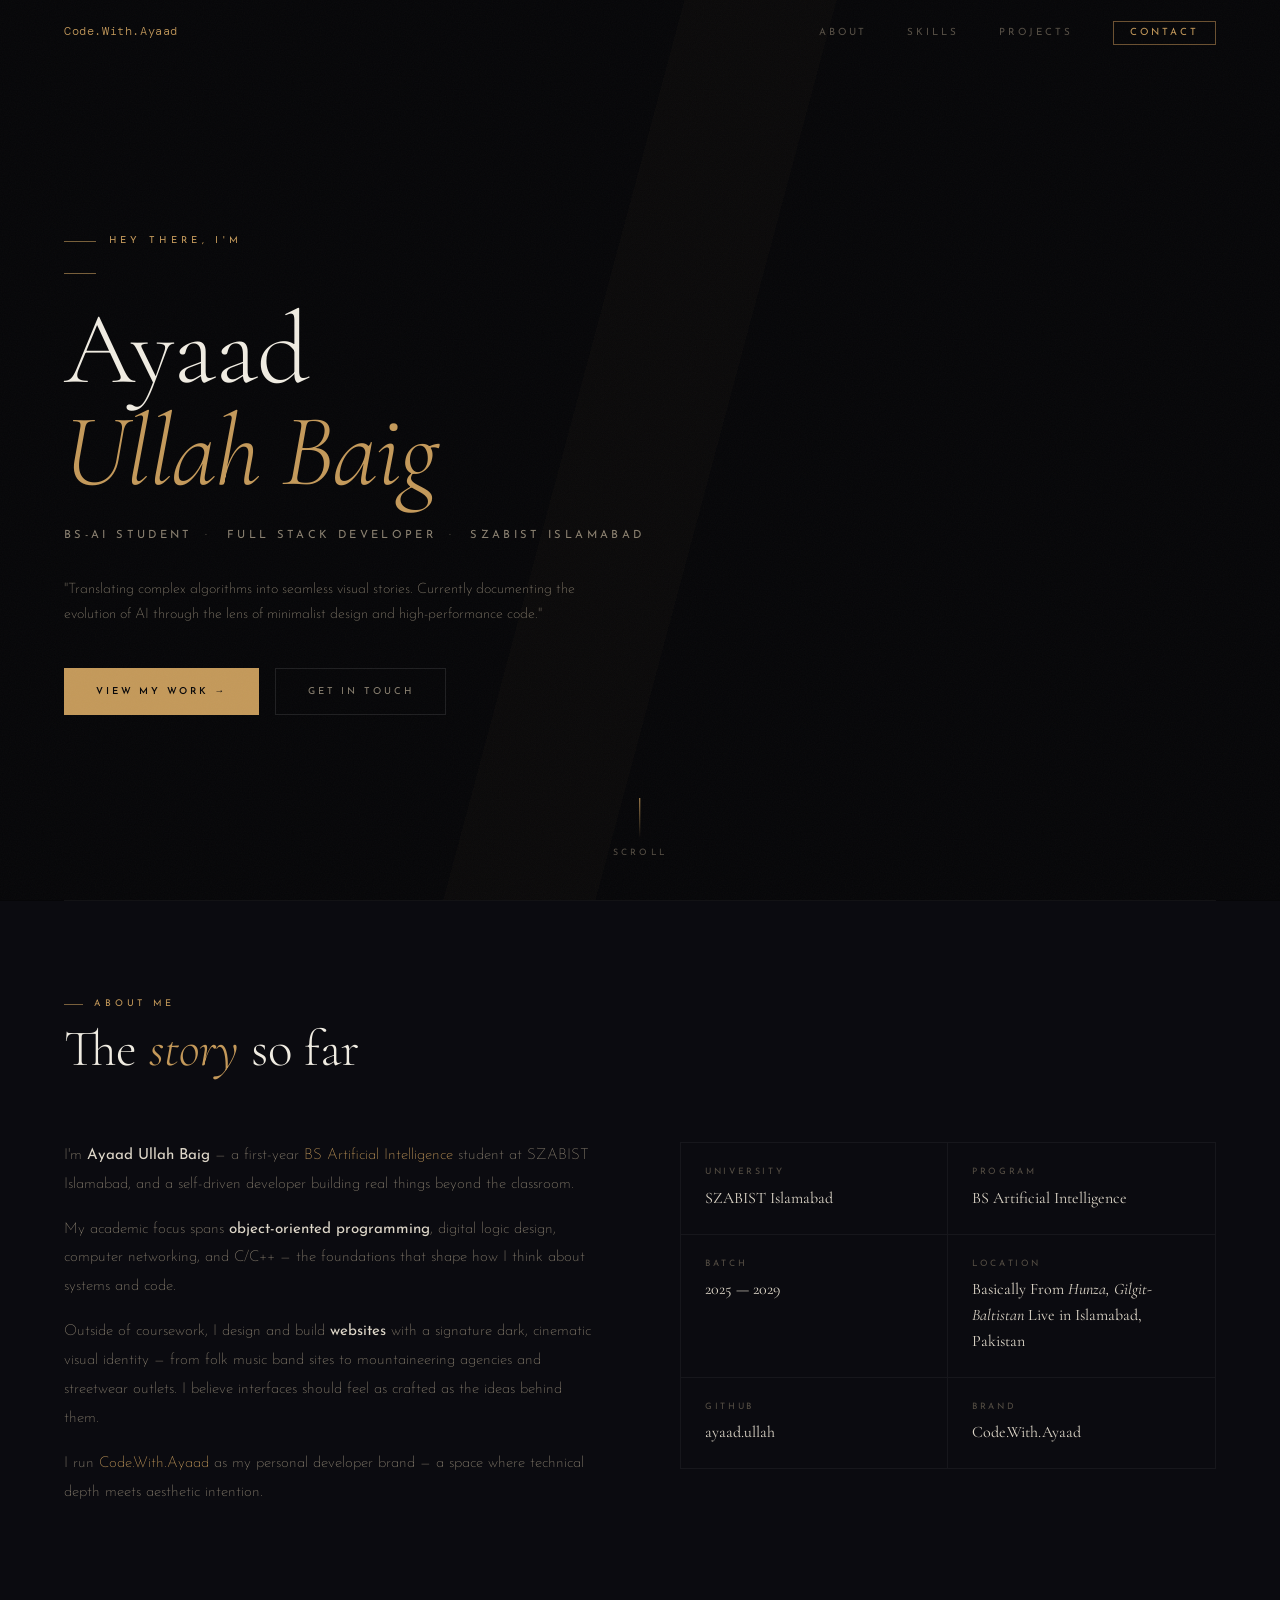
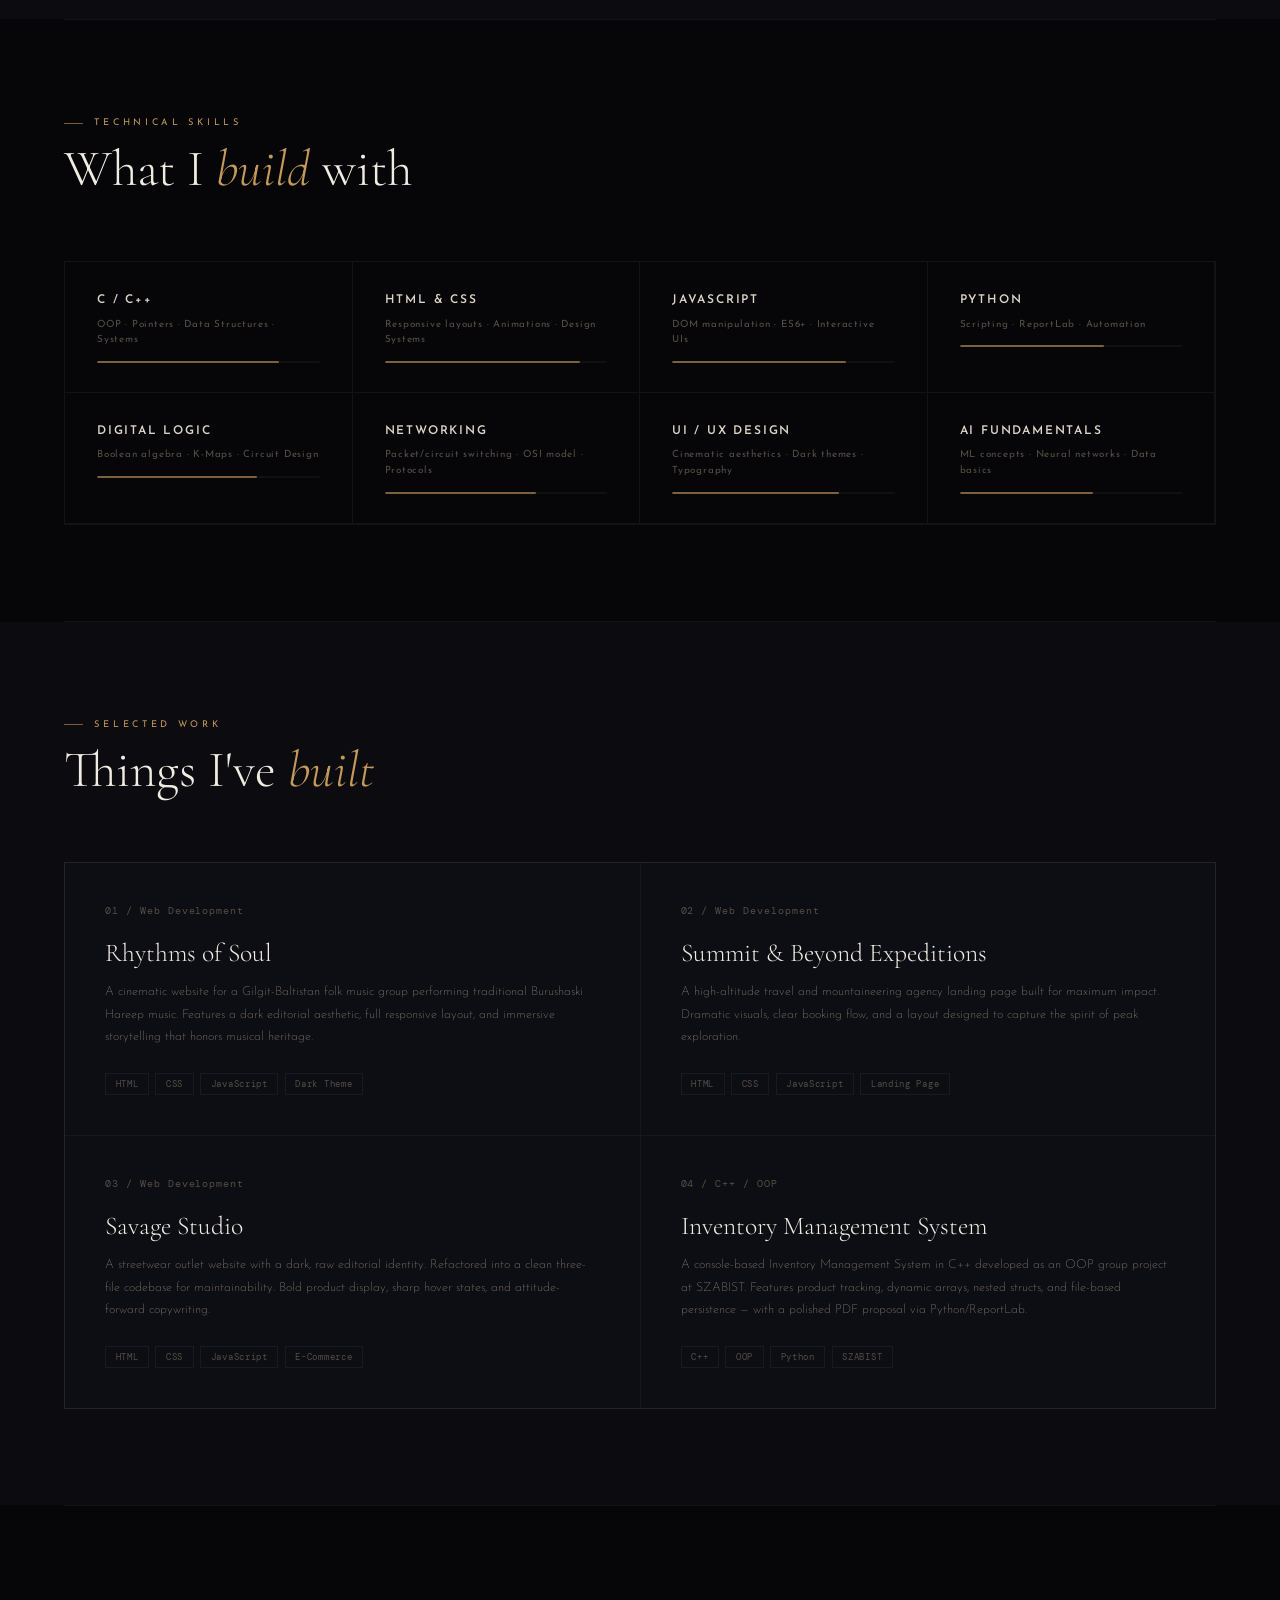
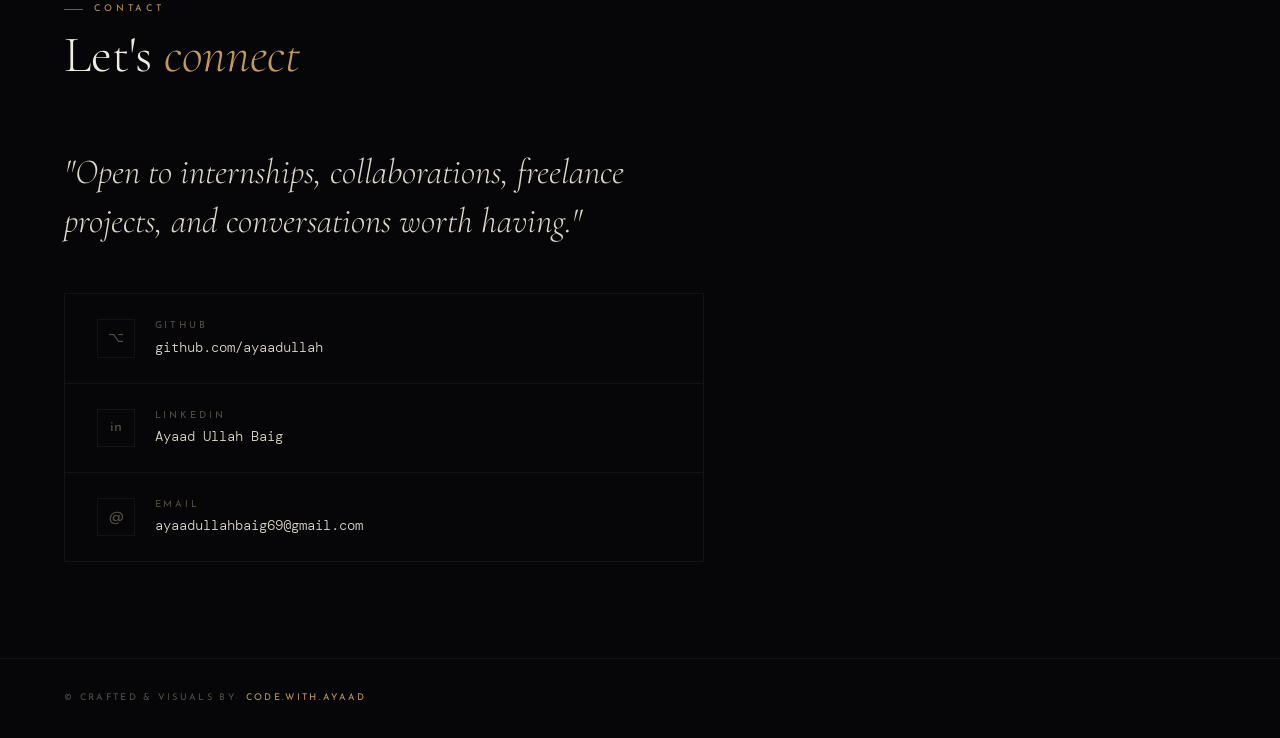
<file: portfolio2.0/index.html>
<!DOCTYPE html>
<html lang="en">
<head>
  <meta charset="UTF-8" />
  <meta name="viewport" content="width=device-width, initial-scale=1.0" />
  <title>Ayaad Ullah Baig — Portfolio</title>
  <meta name="description" content="Portfolio of Ayaad Ullah Baig — AI student, frontend developer, and digital builder from Islamabad." />
  <link rel="preconnect" href="https://fonts.googleapis.com" />
  <link href="https://fonts.googleapis.com/css2?family=Cormorant+Garamond:ital,wght@0,300;0,400;0,600;1,300;1,400&family=Josefin+Sans:wght@200;300;400;600&family=DM+Mono:wght@300;400&display=swap" rel="stylesheet" />
  <style>
    *, *::before, *::after { margin: 0; padding: 0; box-sizing: border-box; }

    :root {
      --bg:        #060608;
      --bg2:       #0b0b10;
      --surface:   #10101a;
      --card:      #0d0d14;
      --border:    rgba(255,255,255,0.05);
      --border-hi: rgba(255,255,255,0.1);
      --gold:      #c4995a;
      --gold-dim:  #6b5030;
      --gold-glow: rgba(196, 153, 90, 0.12);
      --text:      #ddd6c8;
      --text-dim:  #554e44;
      --text-mid:  #8a8070;
      --white:     #f0ece2;
      --red:       #c05050;
      --font-d:    'Cormorant Garamond', serif;
      --font-ui:   'Josefin Sans', sans-serif;
      --font-mono: 'DM Mono', monospace;
    }

    html { scroll-behavior: smooth; font-size: 16px; }

    body {
      background: var(--bg);
      color: var(--text);
      font-family: var(--font-ui);
      overflow-x: hidden;
      line-height: 1.6;
    }

    /* Grain */
    body::after {
      content: '';
      position: fixed;
      inset: 0;
      background: url("data:image/svg+xml,%3Csvg xmlns='http://www.w3.org/2000/svg' width='250' height='250'%3E%3Cfilter id='n'%3E%3CfeTurbulence type='fractalNoise' baseFrequency='0.85' numOctaves='4' stitchTiles='stitch'/%3E%3C/filter%3E%3Crect width='100%25' height='100%25' filter='url(%23n)' opacity='0.032'/%3E%3C/svg%3E");
      pointer-events: none;
      z-index: 9999;
    }

    /* ────────────────────────────────
       NAV
    ──────────────────────────────── */
    nav {
      position: fixed;
      top: 0; left: 0; right: 0;
      z-index: 100;
      padding: 1.2rem 4rem;
      display: flex;
      align-items: center;
      justify-content: space-between;
      border-bottom: 1px solid transparent;
      transition: background 0.4s, border-color 0.4s, backdrop-filter 0.4s;
    }

    nav.scrolled {
      background: rgba(6, 6, 8, 0.88);
      backdrop-filter: blur(16px);
      -webkit-backdrop-filter: blur(16px);
      border-color: var(--border);
    }

    .nav-brand {
      font-family: var(--font-mono);
      font-size: 0.75rem;
      font-weight: 300;
      letter-spacing: 0.05em;
      color: var(--gold);
    }

    .nav-links {
      display: flex;
      gap: 2.5rem;
      list-style: none;
    }

    .nav-links a {
      font-size: 0.62rem;
      letter-spacing: 0.3em;
      text-transform: uppercase;
      color: var(--text-dim);
      text-decoration: none;
      transition: color 0.3s;
    }

    .nav-links a:hover { color: var(--gold); }

    .nav-cta {
      border: 1px solid var(--gold-dim);
      color: var(--gold) !important;
      padding: 0.4rem 1rem;
      transition: background 0.3s, border-color 0.3s !important;
    }

    .nav-cta:hover { background: var(--gold-glow) !important; border-color: var(--gold) !important; }

    /* ────────────────────────────────
       HERO
    ──────────────────────────────── */
    #hero {
      min-height: 100vh;
      display: flex;
      flex-direction: column;
      justify-content: center;
      padding: 8rem 4rem 5rem;
      position: relative;
      overflow: hidden;
    }

    /* subtle diagonal line accent */
    #hero::before {
      content: '';
      position: absolute;
      top: 0; left: 0; right: 0; bottom: 0;
      background:
        linear-gradient(105deg, transparent 45%, rgba(196, 153, 90, 0.025) 45%, rgba(196, 153, 90, 0.025) 55%, transparent 55%);
      pointer-events: none;
    }

    .hero-eyebrow {
      font-size: 0.6rem;
      letter-spacing: 0.45em;
      text-transform: uppercase;
      color: var(--gold);
      margin-bottom: 1.5rem;
      display: flex;
      align-items: center;
      gap: 0.8rem;
    }

    .hero-eyebrow::before {
      content: '';
      display: inline-block;
      width: 2rem;
      height: 1px;
      background: var(--gold);
      opacity: 0.6;
    }

    .hero-name {
      font-family: var(--font-d);
      font-size: clamp(3.5rem, 8vw, 7rem);
      font-weight: 300;
      color: var(--white);
      line-height: 1;
      letter-spacing: -0.01em;
    }

    .hero-name em { font-style: italic; color: var(--gold); }

    .hero-title {
      font-size: 0.7rem;
      letter-spacing: 0.3em;
      text-transform: uppercase;
      color: var(--text-mid);
      margin-top: 1.5rem;
      display: flex;
      align-items: center;
      gap: 1rem;
      flex-wrap: wrap;
    }

    .hero-title span {
      display: flex;
      align-items: center;
      gap: 0.8rem;
    }

    .hero-title span::after {
      content: '·';
      color: var(--text-dim);
    }

    .hero-title span:last-child::after { content: none; }

    .hero-desc {
      max-width: 520px;
      font-size: 0.9rem;
      font-weight: 200;
      color: var(--text-mid);
      line-height: 1.8;
      margin-top: 2rem;
    }

    .hero-actions {
      display: flex;
      gap: 1rem;
      margin-top: 2.5rem;
      flex-wrap: wrap;
    }

    .btn-primary {
      background: var(--gold);
      color: #060608;
      font-family: var(--font-ui);
      font-size: 0.6rem;
      font-weight: 600;
      letter-spacing: 0.3em;
      text-transform: uppercase;
      text-decoration: none;
      padding: 0.9rem 2rem;
      display: inline-flex;
      align-items: center;
      gap: 0.5rem;
      transition: background 0.3s, transform 0.2s;
    }

    .btn-primary:hover { background: #d4aa72; transform: translateY(-1px); }

    .btn-outline {
      border: 1px solid var(--border-hi);
      color: var(--text-mid);
      font-family: var(--font-ui);
      font-size: 0.6rem;
      font-weight: 400;
      letter-spacing: 0.3em;
      text-transform: uppercase;
      text-decoration: none;
      padding: 0.9rem 2rem;
      display: inline-flex;
      align-items: center;
      gap: 0.5rem;
      transition: all 0.3s;
    }

    .btn-outline:hover { border-color: var(--gold); color: var(--gold); background: var(--gold-glow); }

    .hero-scroll {
      position: absolute;
      bottom: 2.5rem;
      left: 50%;
      transform: translateX(-50%);
      display: flex;
      flex-direction: column;
      align-items: center;
      gap: 0.5rem;
      color: var(--text-dim);
      font-size: 0.55rem;
      letter-spacing: 0.35em;
      text-transform: uppercase;
    }

    .scroll-line {
      width: 1px;
      height: 2.5rem;
      background: linear-gradient(to bottom, var(--gold), transparent);
      animation: scrollAnim 2s ease-in-out infinite;
    }

    @keyframes scrollAnim {
      0%, 100% { opacity: 0.3; transform: scaleY(0.6) translateY(-4px); }
      50%       { opacity: 1;   transform: scaleY(1)   translateY(0); }
    }

    /* ────────────────────────────────
       SECTION SHARED
    ──────────────────────────────── */
    section { padding: 6rem 4rem; }

    .section-header {
      display: flex;
      align-items: flex-end;
      justify-content: space-between;
      gap: 2rem;
      margin-bottom: 4rem;
      flex-wrap: wrap;
    }

    .section-label {
      font-size: 0.58rem;
      letter-spacing: 0.4em;
      text-transform: uppercase;
      color: var(--gold);
      margin-bottom: 0.6rem;
      display: flex;
      align-items: center;
      gap: 0.7rem;
    }

    .section-label::before {
      content: '';
      display: inline-block;
      width: 1.2rem;
      height: 1px;
      background: var(--gold);
      opacity: 0.6;
    }

    .section-title {
      font-family: var(--font-d);
      font-size: clamp(2rem, 4vw, 3.2rem);
      font-weight: 300;
      color: var(--white);
      line-height: 1.1;
    }

    .section-title em { font-style: italic; color: var(--gold); }

    hr.divider {
      border: none;
      border-top: 1px solid var(--border);
      margin: 0 4rem;
    }

    /* ────────────────────────────────
       ABOUT
    ──────────────────────────────── */
    #about { background: var(--bg2); }

    .about-grid {
      display: grid;
      grid-template-columns: 1fr 1fr;
      gap: 5rem;
      align-items: start;
    }

    .about-text p {
      font-size: 0.95rem;
      font-weight: 200;
      color: var(--text-mid);
      line-height: 1.9;
      margin-bottom: 1rem;
    }

    .about-text p strong {
      color: var(--text);
      font-weight: 400;
    }

    .about-text p em { color: var(--gold); font-style: normal; }

    .about-facts {
      display: grid;
      grid-template-columns: 1fr 1fr;
      gap: 0;
      border: 1px solid var(--border);
    }

    .fact {
      padding: 1.4rem 1.5rem;
      border-bottom: 1px solid var(--border);
      border-right: 1px solid var(--border);
    }

    .fact:nth-child(2n) { border-right: none; }
    .fact:nth-last-child(-n+2) { border-bottom: none; }

    .fact-label {
      font-size: 0.55rem;
      letter-spacing: 0.3em;
      text-transform: uppercase;
      color: var(--text-dim);
      margin-bottom: 0.4rem;
    }

    .fact-value {
      font-family: var(--font-d);
      font-size: 1rem;
      font-weight: 400;
      color: var(--text);
    }

    /* ────────────────────────────────
       SKILLS
    ──────────────────────────────── */
    #skills { background: var(--bg); }

    .skills-grid {
      display: grid;
      grid-template-columns: repeat(auto-fill, minmax(240px, 1fr));
      gap: 0;
      border: 1px solid var(--border);
    }

    .skill-item {
      padding: 1.8rem 2rem;
      border-bottom: 1px solid var(--border);
      border-right: 1px solid var(--border);
      transition: background 0.3s;
      position: relative;
      overflow: hidden;
    }

    .skill-item::before {
      content: '';
      position: absolute;
      bottom: 0; left: 0;
      height: 2px;
      width: 0;
      background: var(--gold);
      transition: width 0.4s ease;
    }

    .skill-item:hover { background: var(--gold-glow); }
    .skill-item:hover::before { width: 100%; }

    .skill-name {
      font-size: 0.75rem;
      font-weight: 600;
      letter-spacing: 0.15em;
      text-transform: uppercase;
      color: var(--text);
      margin-bottom: 0.4rem;
    }

    .skill-sub {
      font-size: 0.62rem;
      letter-spacing: 0.08em;
      color: var(--text-dim);
    }

    .skill-bar-wrap {
      margin-top: 0.8rem;
      height: 2px;
      background: rgba(255,255,255,0.04);
      border-radius: 1px;
      overflow: hidden;
    }

    .skill-bar {
      height: 100%;
      background: var(--gold);
      border-radius: 1px;
      opacity: 0.6;
      transform-origin: left;
      transform: scaleX(0);
      transition: transform 0.8s cubic-bezier(0.23, 1, 0.32, 1);
    }

    .skill-item.in-view .skill-bar { transform: scaleX(1); }

    /* ────────────────────────────────
       PROJECTS
    ──────────────────────────────── */
    #projects { background: var(--bg2); }

    .projects-grid {
      display: grid;
      grid-template-columns: repeat(2, 1fr);
      gap: 1px;
      background: var(--border);
      border: 1px solid var(--border);
    }

    .project-card {
      background: var(--card);
      padding: 2.5rem;
      position: relative;
      overflow: hidden;
      transition: background 0.3s;
    }

    .project-card::after {
      content: '';
      position: absolute;
      inset: 0;
      background: var(--gold-glow);
      opacity: 0;
      transition: opacity 0.3s;
    }

    .project-card:hover { background: #0f0f18; }
    .project-card:hover::after { opacity: 1; }

    .project-num {
      font-family: var(--font-mono);
      font-size: 0.6rem;
      color: var(--text-dim);
      margin-bottom: 1.2rem;
      letter-spacing: 0.1em;
    }

    .project-title {
      font-family: var(--font-d);
      font-size: 1.6rem;
      font-weight: 300;
      color: var(--white);
      line-height: 1.2;
      margin-bottom: 0.8rem;
      transition: color 0.3s;
    }

    .project-card:hover .project-title { color: var(--gold); }

    .project-desc {
      font-size: 0.78rem;
      font-weight: 200;
      color: var(--text-mid);
      line-height: 1.8;
      margin-bottom: 1.5rem;
    }

    .project-tags {
      display: flex;
      gap: 0.4rem;
      flex-wrap: wrap;
    }

    .tag {
      font-family: var(--font-mono);
      font-size: 0.55rem;
      letter-spacing: 0.08em;
      color: var(--text-dim);
      border: 1px solid var(--border);
      padding: 0.2rem 0.6rem;
      transition: all 0.3s;
    }

    .project-card:hover .tag {
      border-color: var(--gold-dim);
      color: var(--gold);
    }

    .project-arrow {
      position: absolute;
      bottom: 2rem;
      right: 2rem;
      font-size: 1.2rem;
      color: var(--text-dim);
      transform: translateX(-4px);
      opacity: 0;
      transition: all 0.3s;
    }

    .project-card:hover .project-arrow { opacity: 1; transform: translateX(0); color: var(--gold); }

    /* ────────────────────────────────
       CONTACT
    ──────────────────────────────── */
    #contact { background: var(--bg); }

    .contact-inner {
      max-width: 640px;
    }

    .contact-lead {
      font-family: var(--font-d);
      font-size: clamp(1.5rem, 3vw, 2.2rem);
      font-weight: 300;
      font-style: italic;
      color: var(--text);
      line-height: 1.4;
      margin-bottom: 3rem;
    }

    .contact-links {
      display: flex;
      flex-direction: column;
      gap: 0;
      border: 1px solid var(--border);
    }

    .contact-link {
      display: flex;
      align-items: center;
      justify-content: space-between;
      padding: 1.5rem 2rem;
      border-bottom: 1px solid var(--border);
      text-decoration: none;
      transition: background 0.3s;
      gap: 1rem;
    }

    .contact-link:last-child { border-bottom: none; }
    .contact-link:hover { background: var(--gold-glow); }

    .cl-left { display: flex; align-items: center; gap: 1.2rem; }

    .cl-icon {
      width: 2.4rem;
      height: 2.4rem;
      border: 1px solid var(--border);
      display: flex;
      align-items: center;
      justify-content: center;
      font-size: 0.9rem;
      color: var(--text-dim);
      transition: all 0.3s;
      flex-shrink: 0;
    }

    .contact-link:hover .cl-icon { border-color: var(--gold); color: var(--gold); }

    .cl-label {
      font-size: 0.6rem;
      letter-spacing: 0.3em;
      text-transform: uppercase;
      color: var(--text-dim);
      margin-bottom: 0.2rem;
    }

    .cl-value {
      font-size: 0.85rem;
      font-weight: 300;
      color: var(--text);
      font-family: var(--font-mono);
    }

    .cl-arrow {
      color: var(--text-dim);
      font-size: 1rem;
      transform: translateX(-4px);
      opacity: 0;
      transition: all 0.3s;
    }

    .contact-link:hover .cl-arrow { opacity: 1; transform: translateX(0); color: var(--gold); }

    /* ────────────────────────────────
       FOOTER
    ──────────────────────────────── */
    footer {
      padding: 2rem 4rem;
      border-top: 1px solid var(--border);
      display: flex;
      align-items: center;
      justify-content: space-between;
      flex-wrap: wrap;
      gap: 1rem;
    }

    footer p {
      font-size: 0.58rem;
      letter-spacing: 0.25em;
      text-transform: uppercase;
      color: var(--text-dim);
    }

    footer a {
      color: var(--gold);
      text-decoration: none;
    }

    /* ────────────────────────────────
       REVEAL ANIMATIONS
    ──────────────────────────────── */
    .reveal {
      opacity: 0;
      transform: translateY(24px);
      transition: opacity 0.7s ease, transform 0.7s ease;
    }

    .reveal.in-view {
      opacity: 1;
      transform: translateY(0);
    }

    .reveal-delay-1 { transition-delay: 0.1s; }
    .reveal-delay-2 { transition-delay: 0.2s; }
    .reveal-delay-3 { transition-delay: 0.3s; }
    .reveal-delay-4 { transition-delay: 0.4s; }

    /* ────────────────────────────────
       RESPONSIVE
    ──────────────────────────────── */
    @media (max-width: 900px) {
      section, nav, hr.divider, footer { padding-left: 2rem; padding-right: 2rem; }
      #hero { padding-left: 2rem; padding-right: 2rem; }
      .about-grid { grid-template-columns: 1fr; gap: 3rem; }
      .projects-grid { grid-template-columns: 1fr; }
      .nav-links { display: none; }
    }

    @media (max-width: 560px) {
      section, nav, hr.divider, footer { padding-left: 1.2rem; padding-right: 1.2rem; }
      #hero { padding-left: 1.2rem; padding-right: 1.2rem; }
      .about-facts { grid-template-columns: 1fr; }
      .fact { border-right: none; }
      .skills-grid { grid-template-columns: 1fr 1fr; }
    }
  </style>
</head>
<body>

  <!-- NAV -->
  <nav id="nav">
    <div class="nav-brand">Code.With.Ayaad</div>
    <ul class="nav-links">
      <li><a href="#about">About</a></li>
      <li><a href="#skills">Skills</a></li>
      <li><a href="#projects">Projects</a></li>
      <li><a href="#contact" class="nav-cta">Contact</a></li>
    </ul>
  </nav>

  <!-- HERO -->
  <section id="hero">
    <div class="hero-eyebrow">Hey there, I'm</div>
    <div class="hero-eyebrow">
    </div>
    <h1 class="hero-name">Ayaad<br><em>Ullah Baig</em></h1>
    <div class="hero-title">
      <span>BS-AI Student</span>
      <span>Full Stack Developer</span>
      <span>SZABIST Islamabad</span>
    </div>
    <p class="hero-desc">
      "Translating complex algorithms into seamless visual stories.
       Currently documenting the evolution of AI through the lens of minimalist design and high-performance code."
    </p>
    <div class="hero-actions">
      <a href="#projects" class="btn-primary">View My Work →</a>
      <a href="#contact"  class="btn-outline">Get in Touch</a>
    </div>
    <div class="hero-scroll">
      <div class="scroll-line"></div>
      <span>Scroll</span>
    </div>
  </section>

  <hr class="divider" />

  <!-- ABOUT -->
  <section id="about">
    <div class="section-header">
      <div>
        <div class="section-label reveal">About Me</div>
        <h2 class="section-title reveal reveal-delay-1">The <em>story</em> so far</h2>
      </div>
    </div>
    <div class="about-grid">
      <div class="about-text reveal">
        <p>
          I'm <strong>Ayaad Ullah Baig</strong> — a first-year <em>BS Artificial Intelligence</em> student
          at SZABIST Islamabad, and a self-driven developer building real things beyond the classroom.
        </p>
        <p>
          My academic focus spans <strong>object-oriented programming</strong>, digital logic design,
          computer networking, and C/C++ — the foundations that shape how I think about systems and code.
        </p>
        <p>
          Outside of coursework, I design and build <strong>websites</strong> with a signature dark,
          cinematic visual identity — from folk music band sites to mountaineering agencies and streetwear outlets.
          I believe interfaces should feel as crafted as the ideas behind them.
        </p>
        <p>
          I run <em>Code.With.Ayaad</em> as my personal developer brand — a space where technical depth
          meets aesthetic intention.
        </p>
      </div>
      <div class="about-facts reveal reveal-delay-2">
        <div class="fact">
          <div class="fact-label">University</div>
          <div class="fact-value">SZABIST Islamabad</div>
        </div>
        <div class="fact">
          <div class="fact-label">Program</div>
          <div class="fact-value">BS Artificial Intelligence</div>
        </div>
        <div class="fact">
          <div class="fact-label">Batch</div>
          <div class="fact-value">2025 — 2029</div>
        </div>
        <div class="fact">
          <div class="fact-label">Location</div>
          <div class="fact-value">Basically From <em>Hunza, Gilgit-Baltistan</em> Live in Islamabad, Pakistan</div>
        </div>
        <div class="fact">
          <div class="fact-label">GitHub</div>
          <div class="fact-value">ayaad.ullah</div>
        </div>
        <div class="fact">
          <div class="fact-label">Brand</div>
          <div class="fact-value">Code.With.Ayaad</div>
        </div>
      </div>
    </div>
  </section>

  <hr class="divider" />

  <!-- SKILLS -->
  <section id="skills">
    <div class="section-header">
      <div>
        <div class="section-label reveal">Technical Skills</div>
        <h2 class="section-title reveal reveal-delay-1">What I <em>build</em> with</h2>
      </div>
    </div>
    <div class="skills-grid">
      <div class="skill-item reveal" data-level="0.82">
        <div class="skill-name">C / C++</div>
        <div class="skill-sub">OOP · Pointers · Data Structures · Systems</div>
        <div class="skill-bar-wrap"><div class="skill-bar" style="width:82%"></div></div>
      </div>
      <div class="skill-item reveal reveal-delay-1" data-level="0.88">
        <div class="skill-name">HTML & CSS</div>
        <div class="skill-sub">Responsive layouts · Animations · Design Systems</div>
        <div class="skill-bar-wrap"><div class="skill-bar" style="width:88%"></div></div>
      </div>
      <div class="skill-item reveal reveal-delay-2" data-level="0.78">
        <div class="skill-name">JavaScript</div>
        <div class="skill-sub">DOM manipulation · ES6+ · Interactive UIs</div>
        <div class="skill-bar-wrap"><div class="skill-bar" style="width:78%"></div></div>
      </div>
      <div class="skill-item reveal reveal-delay-3" data-level="0.65">
        <div class="skill-name">Python</div>
        <div class="skill-sub">Scripting · ReportLab · Automation</div>
        <div class="skill-bar-wrap"><div class="skill-bar" style="width:65%"></div></div>
      </div>
      <div class="skill-item reveal" data-level="0.72">
        <div class="skill-name">Digital Logic</div>
        <div class="skill-sub">Boolean algebra · K-Maps · Circuit Design</div>
        <div class="skill-bar-wrap"><div class="skill-bar" style="width:72%"></div></div>
      </div>
      <div class="skill-item reveal reveal-delay-1" data-level="0.68">
        <div class="skill-name">Networking</div>
        <div class="skill-sub">Packet/circuit switching · OSI model · Protocols</div>
        <div class="skill-bar-wrap"><div class="skill-bar" style="width:68%"></div></div>
      </div>
      <div class="skill-item reveal reveal-delay-2" data-level="0.75">
        <div class="skill-name">UI / UX Design</div>
        <div class="skill-sub">Cinematic aesthetics · Dark themes · Typography</div>
        <div class="skill-bar-wrap"><div class="skill-bar" style="width:75%"></div></div>
      </div>
      <div class="skill-item reveal reveal-delay-3" data-level="0.60">
        <div class="skill-name">AI Fundamentals</div>
        <div class="skill-sub">ML concepts · Neural networks · Data basics</div>
        <div class="skill-bar-wrap"><div class="skill-bar" style="width:60%"></div></div>
      </div>
    </div>
  </section>

  <hr class="divider" />

  <!-- PROJECTS -->
  <section id="projects">
    <div class="section-header">
      <div>
        <div class="section-label reveal">Selected Work</div>
        <h2 class="section-title reveal reveal-delay-1">Things I've <em>built</em></h2>
      </div>
    </div>
    <div class="projects-grid">

      <div class="project-card reveal">
        <div class="project-num">01 / Web Development</div>
        <h3 class="project-title">Rhythms of Soul</h3>
        <p class="project-desc">
          A cinematic website for a Gilgit-Baltistan folk music group performing traditional
          Burushaski Hareep music. Features a dark editorial aesthetic, full responsive layout,
          and immersive storytelling that honors musical heritage.
        </p>
        <div class="project-tags">
          <span class="tag">HTML</span>
          <span class="tag">CSS</span>
          <span class="tag">JavaScript</span>
          <span class="tag">Dark Theme</span>
        </div>
        <div class="project-arrow">→</div>
      </div>

      <div class="project-card reveal reveal-delay-1">
        <div class="project-num">02 / Web Development</div>
        <h3 class="project-title">Summit & Beyond Expeditions</h3>
        <p class="project-desc">
          A high-altitude travel and mountaineering agency landing page built for maximum
          impact. Dramatic visuals, clear booking flow, and a layout designed to capture
          the spirit of peak exploration.
        </p>
        <div class="project-tags">
          <span class="tag">HTML</span>
          <span class="tag">CSS</span>
          <span class="tag">JavaScript</span>
          <span class="tag">Landing Page</span>
        </div>
        <div class="project-arrow">→</div>
      </div>

      <div class="project-card reveal reveal-delay-2">
        <div class="project-num">03 / Web Development</div>
        <h3 class="project-title">Savage Studio</h3>
        <p class="project-desc">
          A streetwear outlet website with a dark, raw editorial identity. Refactored into a
          clean three-file codebase for maintainability. Bold product display, sharp hover
          states, and attitude-forward copywriting.
        </p>
        <div class="project-tags">
          <span class="tag">HTML</span>
          <span class="tag">CSS</span>
          <span class="tag">JavaScript</span>
          <span class="tag">E-Commerce</span>
        </div>
        <div class="project-arrow">→</div>
      </div>

      <div class="project-card reveal reveal-delay-3">
        <div class="project-num">04 / C++ / OOP</div>
        <h3 class="project-title">Inventory Management System</h3>
        <p class="project-desc">
          A console-based Inventory Management System in C++ developed as an OOP group
          project at SZABIST. Features product tracking, dynamic arrays, nested structs,
          and file-based persistence — with a polished PDF proposal via Python/ReportLab.
        </p>
        <div class="project-tags">
          <span class="tag">C++</span>
          <span class="tag">OOP</span>
          <span class="tag">Python</span>
          <span class="tag">SZABIST</span>
        </div>
        <div class="project-arrow">→</div>
      </div>

    </div>
  </section>

  <hr class="divider" />

  <!-- CONTACT -->
  <section id="contact">
    <div class="section-header">
      <div>
        <div class="section-label reveal">Contact</div>
        <h2 class="section-title reveal reveal-delay-1">Let's <em>connect</em></h2>
      </div>
    </div>
    <div class="contact-inner">
      <p class="contact-lead reveal reveal-delay-2">
        "Open to internships, collaborations, freelance projects, and conversations worth having."
      </p>
      <div class="contact-links reveal reveal-delay-3">
        <a class="contact-link" href="https://github.com/ayaad.ullah" target="_blank" rel="noopener">
          <div class="cl-left">
            <div class="cl-icon">⌥</div>
            <div>
              <div class="cl-label">GitHub</div>
              <div class="cl-value">github.com/ayaadullah</div>
            </div>
          </div>
          <div class="cl-arrow">→</div>
        </a>
        <a class="contact-link" href="https://www.linkedin.com/in/ayaad-ullah-baig" target="_blank" rel="noopener">
          <div class="cl-left">
            <div class="cl-icon">in</div>
            <div>
              <div class="cl-label">LinkedIn</div>
              <div class="cl-value">Ayaad Ullah Baig</div>
            </div>
          </div>
          <div class="cl-arrow">→</div>
        </a>
        <a class="contact-link" href="mailto:hello@example.com">
          <div class="cl-left">
            <div class="cl-icon">@</div>
            <div>
              <div class="cl-label">Email</div>
              <div class="cl-value">ayaadullahbaig69@gmail.com</div>
            </div>
          </div>
          <div class="cl-arrow">→</div>
        </a>
      </div>
    </div>
  </section>

  <!-- FOOTER -->
  <footer>
    <p>© Crafted & Visuals By· <a href="#">Code.With.Ayaad</a></p>
    
  </footer>

  <script>
    /* ── Nav scroll effect ── */
    const nav = document.getElementById('nav');
    window.addEventListener('scroll', () => {
      nav.classList.toggle('scrolled', window.scrollY > 50);
    }, { passive: true });

    /* ── Intersection Observer for reveals + skill bars ── */
    const revealObs = new IntersectionObserver((entries) => {
      entries.forEach(entry => {
        if (entry.isIntersecting) {
          entry.target.classList.add('in-view');
        }
      });
    }, { threshold: 0.15 });

    document.querySelectorAll('.reveal, .skill-item').forEach(el => revealObs.observe(el));

    /* ── Smooth active nav highlighting ── */
    const sections = document.querySelectorAll('section[id]');
    const navLinks = document.querySelectorAll('.nav-links a');

    const sectionObs = new IntersectionObserver((entries) => {
      entries.forEach(entry => {
        if (entry.isIntersecting) {
          const id = entry.target.getAttribute('id');
          navLinks.forEach(link => {
            link.style.color = link.getAttribute('href') === `#${id}` ? 'var(--gold)' : '';
          });
        }
      });
    }, { rootMargin: '-40% 0px -40% 0px' });

    sections.forEach(s => sectionObs.observe(s));
  </script>
</body>
</html>
</file>
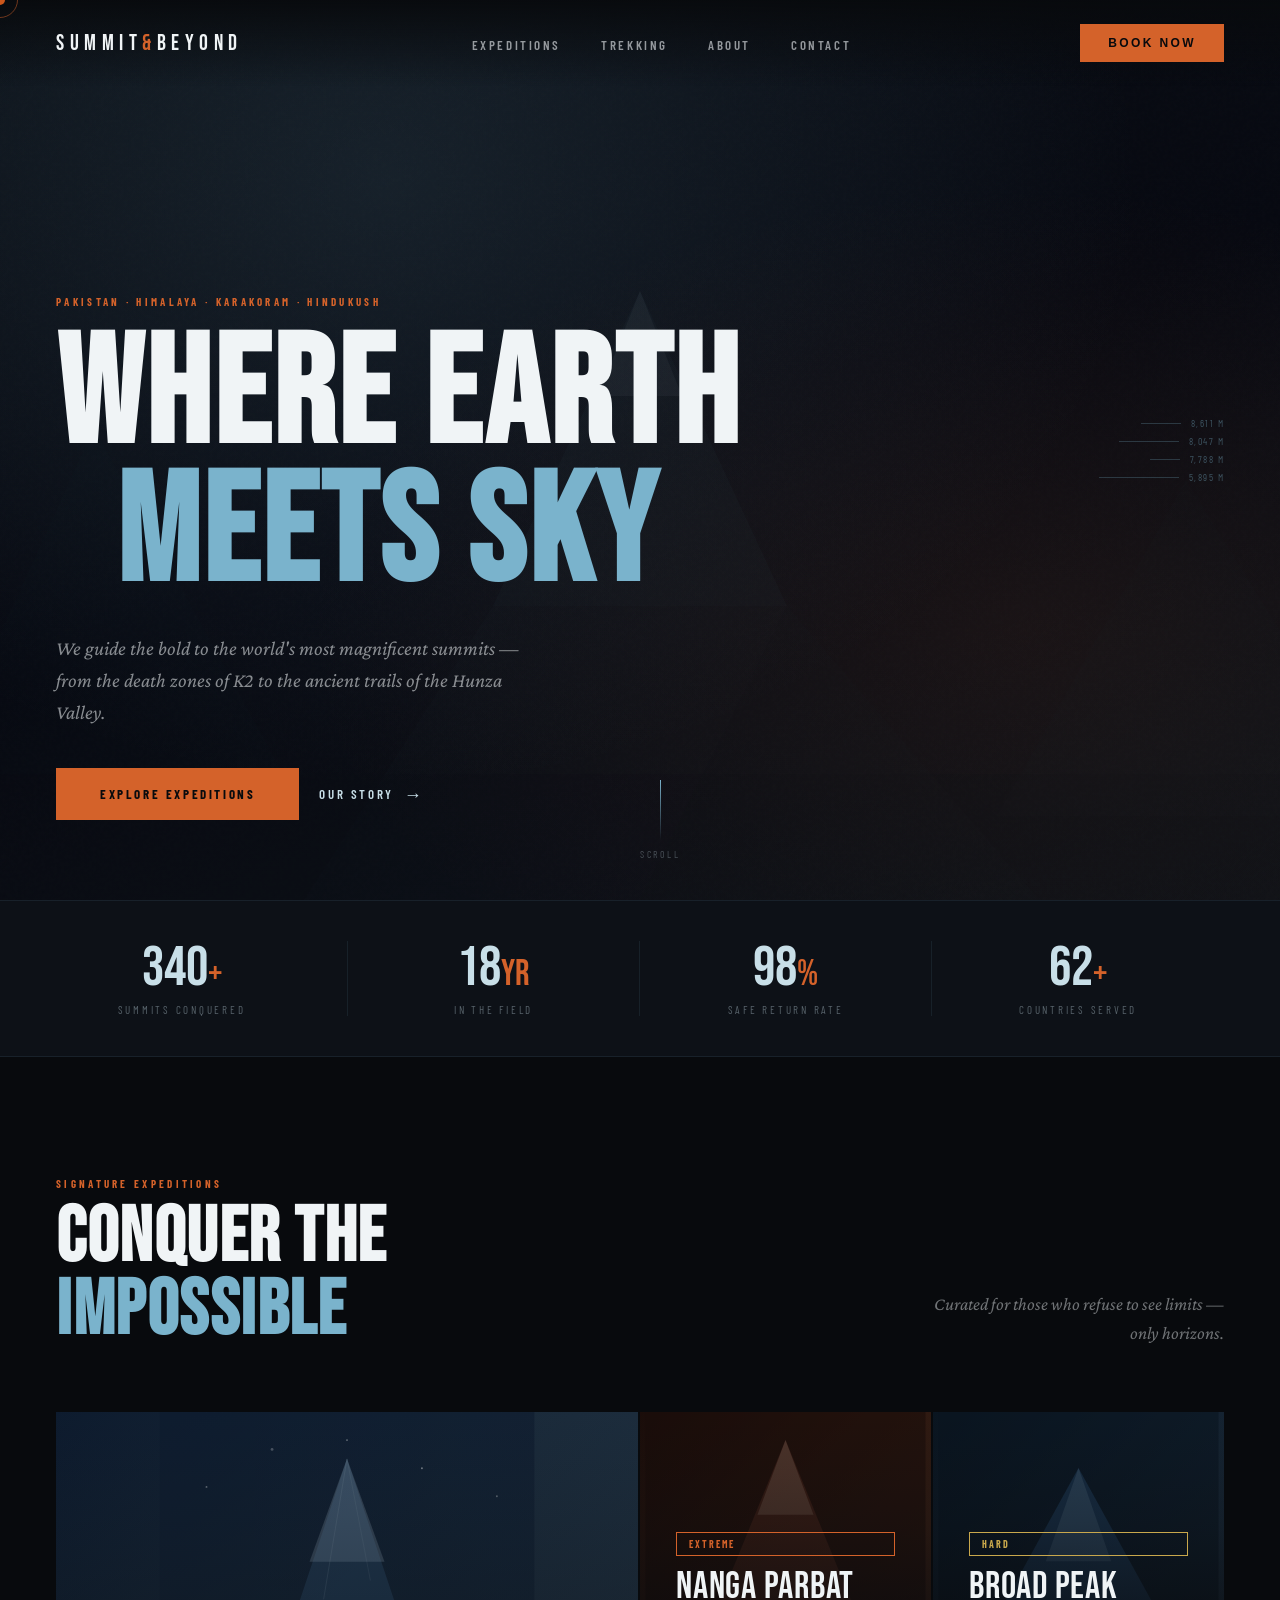
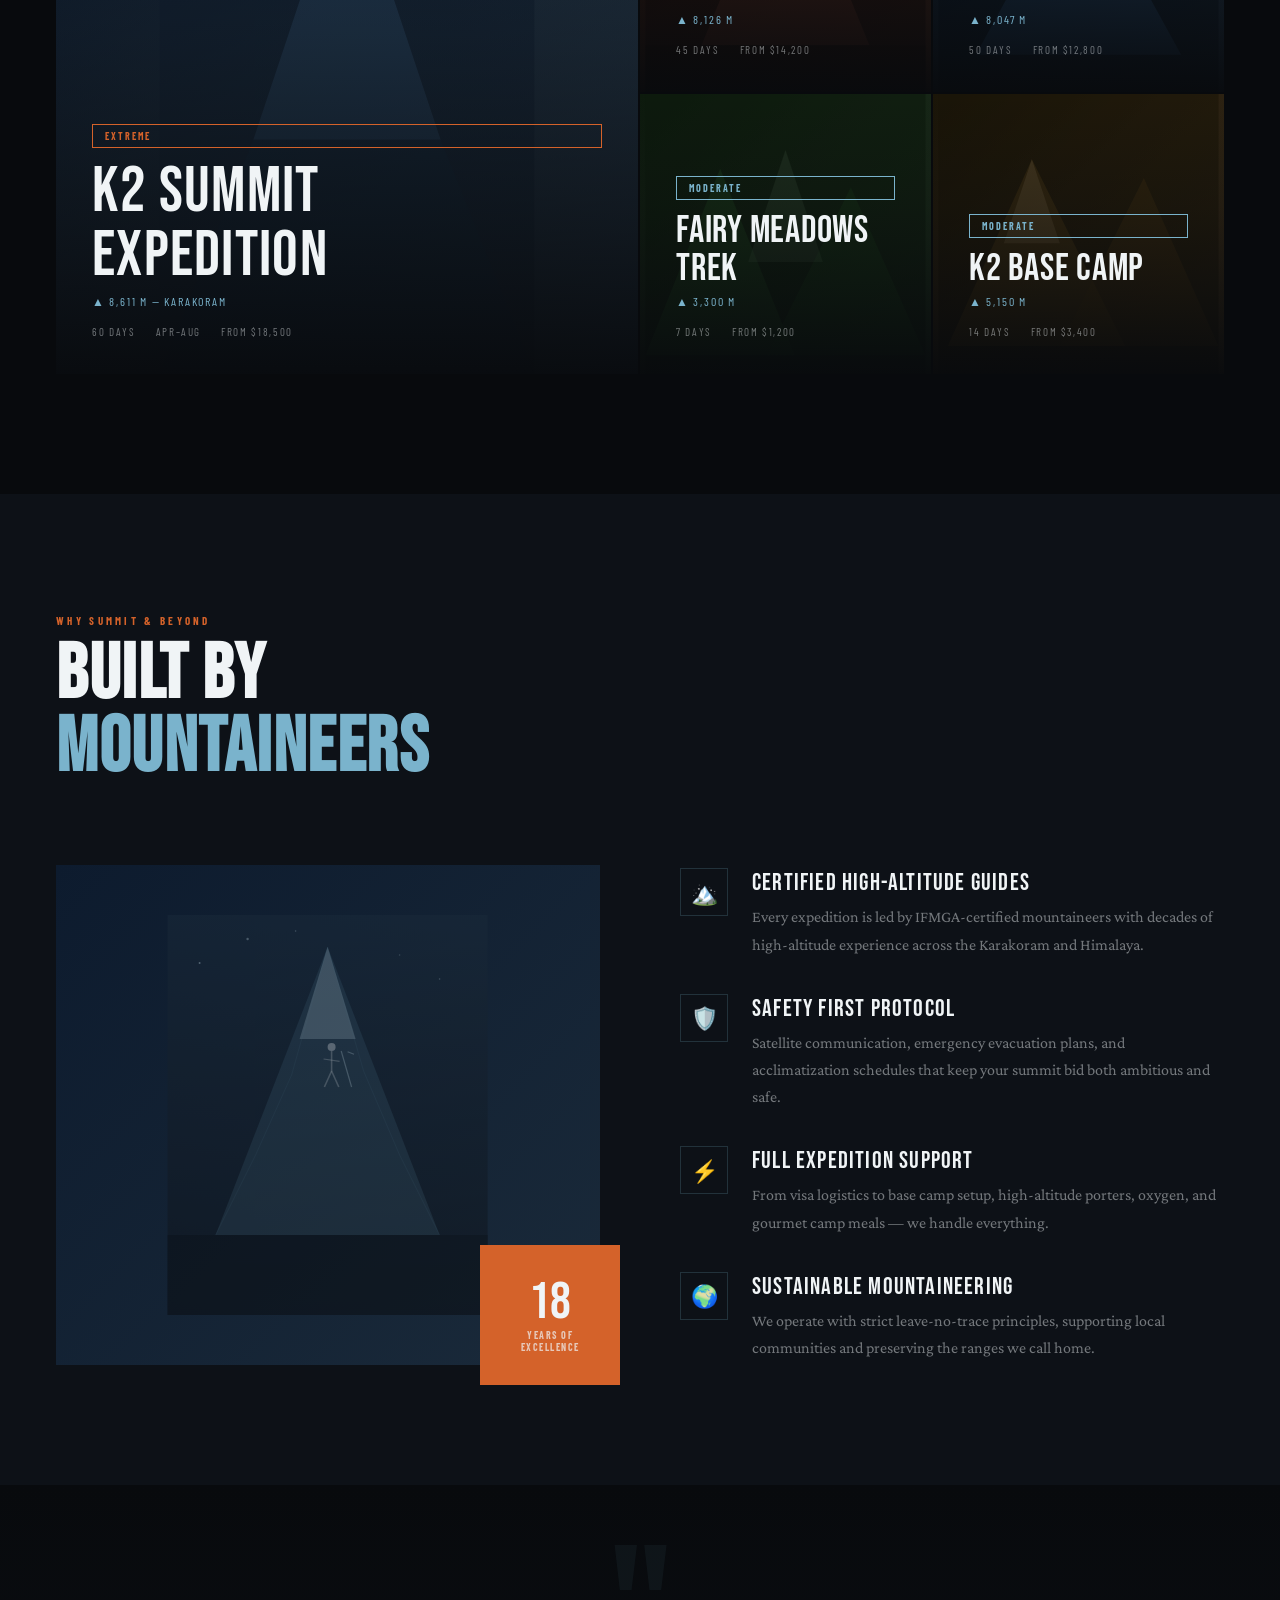
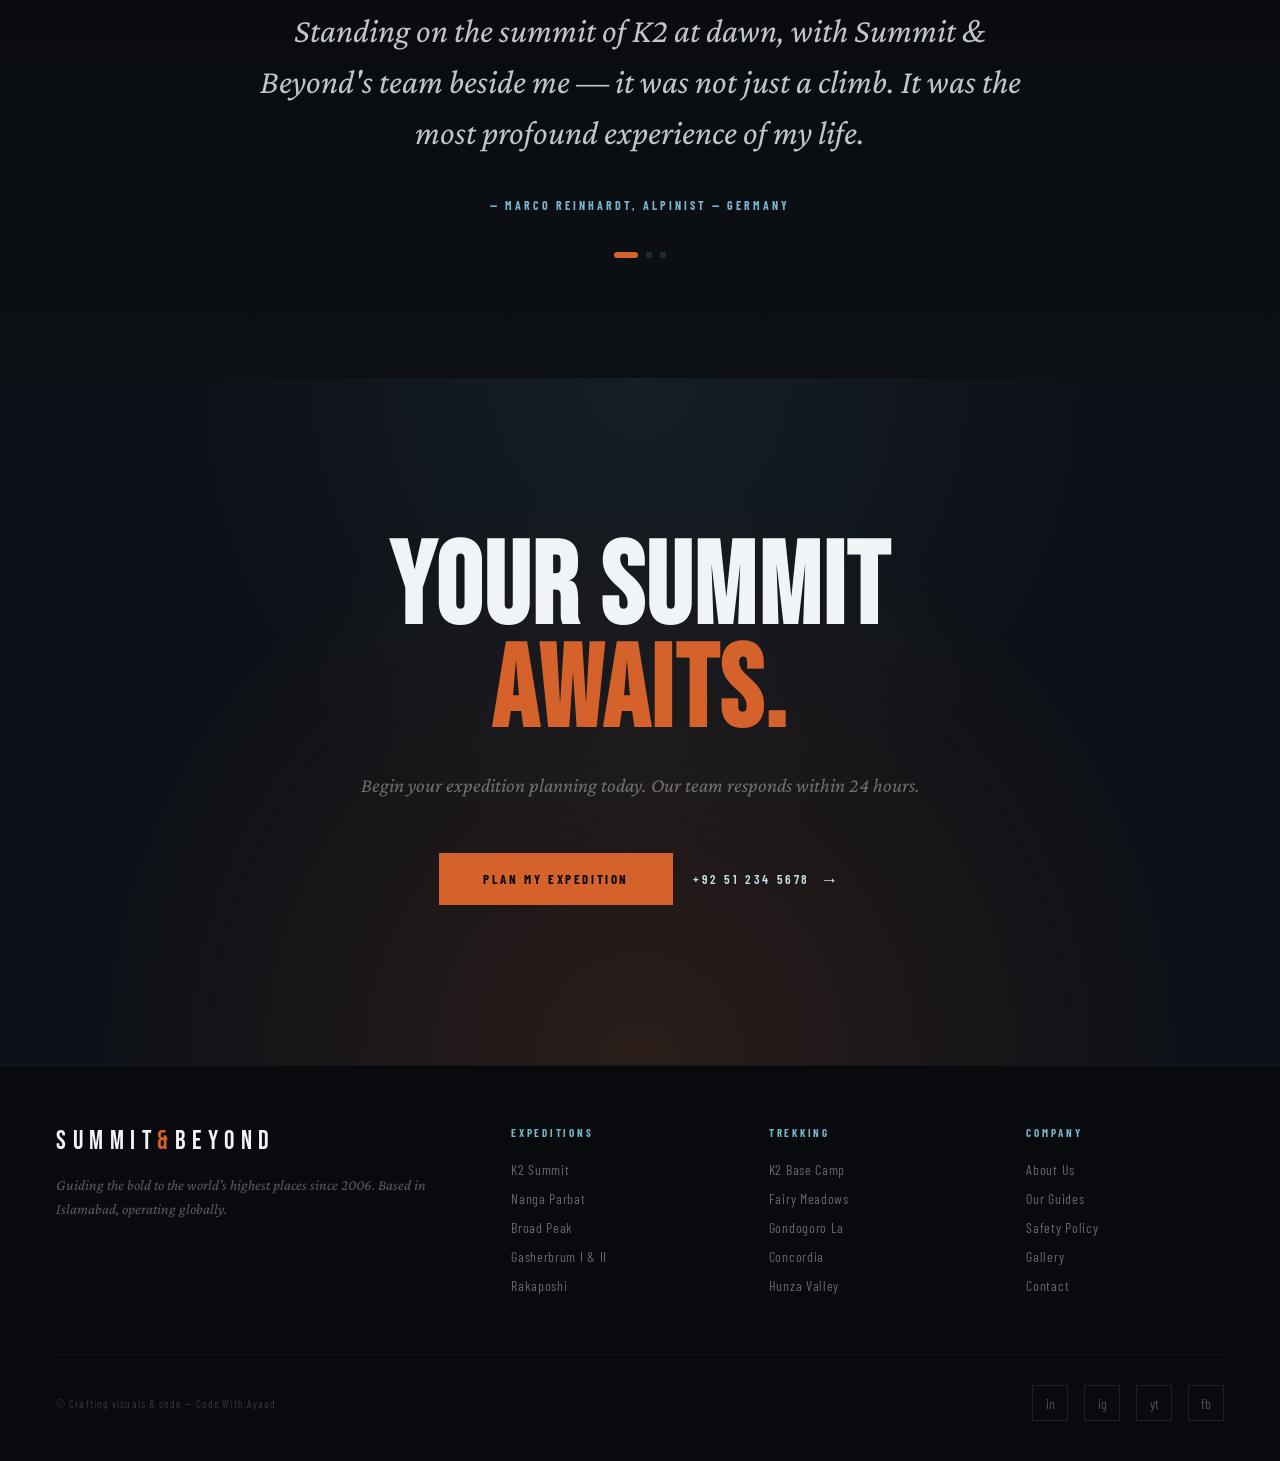
<file: SUMMIT&BEYOND landing page/index..html>
<!DOCTYPE html>
<html lang="en">
<head>
<meta charset="UTF-8">
<meta name="viewport" content="width=device-width, initial-scale=1.0">
<title> WildTrail Expeditions | Explore beyond limits.</title>
<link href="https://fonts.googleapis.com/css2?family=Bebas+Neue&family=Barlow+Condensed:wght@300;400;600;700&family=Crimson+Pro:ital,wght@0,300;0,400;1,300&display=swap" rel="stylesheet">
<style>
  :root {
    --black: #080a0d;
    --deep: #0d1117;
    --ice: #c8dfe8;
    --glacier: #7ab3cc;
    --snow: #f0f4f6;
    --ember: #d4622a;
    --gold: #c9a84c;
    --mist: rgba(200, 223, 232, 0.08);
  }

  *, *::before, *::after { margin: 0; padding: 0; box-sizing: border-box; }

  html { scroll-behavior: smooth; }

  body {
    background: var(--black);
    color: var(--snow);
    font-family: 'Barlow Condensed', sans-serif;
    overflow-x: hidden;
    cursor: none;
  }

  /* Custom cursor */
  .cursor {
    width: 10px; height: 10px;
    background: var(--ember);
    border-radius: 50%;
    position: fixed;
    pointer-events: none;
    z-index: 9999;
    transition: transform 0.15s ease;
    mix-blend-mode: difference;
  }
  .cursor-ring {
    width: 36px; height: 36px;
    border: 1px solid rgba(212,98,42,0.5);
    border-radius: 50%;
    position: fixed;
    pointer-events: none;
    z-index: 9998;
    transition: all 0.08s linear;
  }

  /* NAV */
  nav {
    position: fixed; top: 0; left: 0; right: 0;
    z-index: 100;
    display: flex; align-items: center; justify-content: space-between;
    padding: 24px 56px;
    background: linear-gradient(to bottom, rgba(8,10,13,0.95) 0%, transparent 100%);
  }
  .logo {
    font-family: 'Bebas Neue', sans-serif;
    font-size: 22px;
    letter-spacing: 0.25em;
    color: var(--snow);
  }
  .logo span { color: var(--ember); }
  .nav-links { display: flex; gap: 40px; list-style: none; }
  .nav-links a {
    font-size: 13px; font-weight: 600; letter-spacing: 0.2em;
    text-transform: uppercase; color: rgba(240,244,246,0.6);
    text-decoration: none; transition: color 0.3s;
  }
  .nav-links a:hover { color: var(--ice); }
  .nav-cta {
    font-size: 12px; font-weight: 700; letter-spacing: 0.2em;
    text-transform: uppercase; color: var(--black);
    background: var(--ember); border: none; padding: 12px 28px;
    cursor: none; transition: background 0.3s;
  }
  .nav-cta:hover { background: var(--gold); }

  /* HERO */
  .hero {
    position: relative; height: 100vh; overflow: hidden;
    display: flex; align-items: flex-end; padding: 80px 56px;
  }
  .hero-bg {
    position: absolute; inset: 0;
    background:
      radial-gradient(ellipse at 30% 20%, rgba(122,179,204,0.12) 0%, transparent 60%),
      radial-gradient(ellipse at 80% 70%, rgba(212,98,42,0.08) 0%, transparent 50%),
      linear-gradient(160deg, #0a0f16 0%, #060810 50%, #0d1117 100%);
  }
  /* SVG mountain silhouette */
  .hero-mountain {
    position: absolute; bottom: 0; left: 0; right: 0;
    height: 70%; opacity: 0.18;
  }
  .hero-mountain svg { width: 100%; height: 100%; }
  .hero-grain {
    position: absolute; inset: 0;
    background-image: url("data:image/svg+xml,%3Csvg viewBox='0 0 256 256' xmlns='http://www.w3.org/2000/svg'%3E%3Cfilter id='noise'%3E%3CfeTurbulence type='fractalNoise' baseFrequency='0.9' numOctaves='4' stitchTiles='stitch'/%3E%3C/filter%3E%3Crect width='100%25' height='100%25' filter='url(%23noise)' opacity='0.4'/%3E%3C/svg%3E");
    opacity: 0.04; pointer-events: none;
  }
  /* Altitude lines */
  .altitude-lines {
    position: absolute; right: 56px; top: 50%;
    transform: translateY(-50%);
    display: flex; flex-direction: column; gap: 6px; align-items: flex-end;
  }
  .alt-line {
    display: flex; align-items: center; gap: 10px;
    font-size: 10px; letter-spacing: 0.15em; color: rgba(122,179,204,0.4);
  }
  .alt-line::before {
    content: ''; display: block;
    height: 1px; background: rgba(122,179,204,0.25);
    transition: width 0.3s;
  }
  .alt-line:nth-child(1)::before { width: 40px; }
  .alt-line:nth-child(2)::before { width: 60px; }
  .alt-line:nth-child(3)::before { width: 30px; }
  .alt-line:nth-child(4)::before { width: 80px; }

  .hero-content { position: relative; z-index: 2; max-width: 900px; }
  .hero-tag {
    font-size: 11px; font-weight: 700; letter-spacing: 0.3em;
    text-transform: uppercase; color: var(--ember);
    margin-bottom: 20px; display: block;
    animation: fadeUp 1s 0.2s both;
  }
  .hero-title {
    font-family: 'Bebas Neue', sans-serif;
    font-size: clamp(80px, 12vw, 160px);
    line-height: 0.9;
    letter-spacing: 0.02em;
    animation: fadeUp 1s 0.4s both;
  }
  .hero-title .line2 { color: var(--glacier); margin-left: 60px; display: block; }
  .hero-sub {
    font-family: 'Crimson Pro', serif;
    font-style: italic;
    font-size: 20px;
    color: rgba(240,244,246,0.55);
    margin: 28px 0 40px;
    max-width: 480px;
    line-height: 1.6;
    animation: fadeUp 1s 0.6s both;
  }
  .hero-actions {
    display: flex; gap: 20px; align-items: center;
    animation: fadeUp 1s 0.8s both;
  }
  .btn-primary {
    font-size: 13px; font-weight: 700; letter-spacing: 0.2em;
    text-transform: uppercase; color: var(--black);
    background: var(--ember); border: none;
    padding: 18px 44px; cursor: none;
    transition: all 0.3s; text-decoration: none;
    position: relative; overflow: hidden;
  }
  .btn-primary::after {
    content: ''; position: absolute; inset: 0;
    background: var(--gold); transform: translateX(-101%);
    transition: transform 0.4s cubic-bezier(0.77,0,0.175,1);
  }
  .btn-primary:hover::after { transform: translateX(0); }
  .btn-primary span { position: relative; z-index: 1; }
  .btn-ghost {
    font-size: 13px; font-weight: 600; letter-spacing: 0.2em;
    text-transform: uppercase; color: var(--ice);
    text-decoration: none; display: flex; align-items: center; gap: 10px;
    transition: gap 0.3s;
  }
  .btn-ghost:hover { gap: 18px; }
  .btn-ghost::after { content: '→'; font-size: 18px; }

  /* SCROLL INDICATOR */
  .scroll-ind {
    position: absolute; bottom: 40px; left: 50%;
    transform: translateX(-50%);
    display: flex; flex-direction: column; align-items: center; gap: 8px;
    font-size: 10px; letter-spacing: 0.25em; color: rgba(200,223,232,0.3);
    animation: fadeUp 1s 1.2s both;
  }
  .scroll-line {
    width: 1px; height: 60px;
    background: linear-gradient(to bottom, var(--glacier), transparent);
    animation: scrollPulse 2s infinite;
  }

  /* STATS BAR */
  .stats-bar {
    background: var(--deep);
    border-top: 1px solid rgba(122,179,204,0.1);
    border-bottom: 1px solid rgba(122,179,204,0.1);
    padding: 40px 56px;
    display: grid; grid-template-columns: repeat(4, 1fr);
    gap: 0;
  }
  .stat {
    padding: 0 40px; border-right: 1px solid rgba(122,179,204,0.1);
    text-align: center;
  }
  .stat:first-child { padding-left: 0; }
  .stat:last-child { border-right: none; }
  .stat-num {
    font-family: 'Bebas Neue', sans-serif;
    font-size: 56px; line-height: 1; color: var(--ice);
  }
  .stat-num span { color: var(--ember); font-size: 36px; }
  .stat-label {
    font-size: 11px; letter-spacing: 0.25em; text-transform: uppercase;
    color: rgba(200,223,232,0.4); margin-top: 6px;
  }

  /* EXPEDITIONS */
  .section { padding: 120px 56px; }
  .section-header {
    display: flex; align-items: flex-end; justify-content: space-between;
    margin-bottom: 64px;
  }
  .section-tag {
    font-size: 11px; font-weight: 700; letter-spacing: 0.3em;
    text-transform: uppercase; color: var(--ember); margin-bottom: 12px;
  }
  .section-title {
    font-family: 'Bebas Neue', sans-serif;
    font-size: clamp(48px, 6vw, 80px);
    line-height: 0.95; letter-spacing: 0.02em;
  }
  .section-title em { color: var(--glacier); font-style: normal; }
  .section-desc {
    font-family: 'Crimson Pro', serif; font-style: italic;
    font-size: 18px; color: rgba(240,244,246,0.45);
    max-width: 300px; line-height: 1.6; text-align: right;
  }

  .expeditions-grid {
    display: grid; grid-template-columns: 2fr 1fr 1fr;
    grid-template-rows: auto auto;
    gap: 2px;
  }
  .exp-card {
    position: relative; overflow: hidden;
    background: var(--deep);
    cursor: none;
  }
  .exp-card.featured { grid-row: 1 / 3; }
  .exp-card-inner {
    position: relative; height: 100%;
    min-height: 280px;
    display: flex; flex-direction: column; justify-content: flex-end;
    padding: 36px;
    background: linear-gradient(to top, rgba(8,10,13,0.95) 0%, rgba(8,10,13,0.3) 60%, transparent 100%);
    transition: transform 0.6s cubic-bezier(0.23,1,0.32,1);
  }
  .exp-card.featured .exp-card-inner { min-height: 560px; }
  .exp-card:hover .exp-card-inner { transform: scale(1.02); }
  .exp-bg {
    position: absolute; inset: 0;
    transition: transform 0.6s cubic-bezier(0.23,1,0.32,1);
  }
  .exp-card:hover .exp-bg { transform: scale(1.06); }
  /* Mountain illustration backgrounds */
  .exp-bg.k2 { background: linear-gradient(135deg, #0d1b2e 0%, #1a2a3a 40%, #243545 100%); }
  .exp-bg.nanga { background: linear-gradient(135deg, #1a0d0a 0%, #2d1810 40%, #3a2218 100%); }
  .exp-bg.broad { background: linear-gradient(135deg, #0a1520 0%, #12202e 40%, #1e2e3d 100%); }
  .exp-bg.trek1 { background: linear-gradient(135deg, #0d1a0d 0%, #152415 40%, #1c2e1c 100%); }
  .exp-bg.trek2 { background: linear-gradient(135deg, #1a1508 0%, #2a2010 40%, #352a18 100%); }

  /* SVG mountain art inside cards */
  .exp-bg svg { width: 100%; height: 100%; opacity: 0.6; }

  .exp-difficulty {
    display: inline-block; font-size: 10px; font-weight: 700;
    letter-spacing: 0.2em; text-transform: uppercase;
    padding: 5px 12px; margin-bottom: 12px;
    border: 1px solid;
  }
  .exp-difficulty.extreme { color: var(--ember); border-color: var(--ember); }
  .exp-difficulty.hard { color: var(--gold); border-color: var(--gold); }
  .exp-difficulty.moderate { color: var(--glacier); border-color: var(--glacier); }

  .exp-name {
    font-family: 'Bebas Neue', sans-serif;
    font-size: 38px; line-height: 1; letter-spacing: 0.02em;
  }
  .exp-card.featured .exp-name { font-size: 64px; }
  .exp-altitude {
    font-size: 12px; letter-spacing: 0.15em; color: var(--glacier);
    margin: 6px 0 16px;
  }
  .exp-meta {
    display: flex; gap: 20px;
    font-size: 11px; letter-spacing: 0.15em; color: rgba(240,244,246,0.45);
    text-transform: uppercase;
  }
  .exp-arrow {
    position: absolute; top: 28px; right: 28px;
    width: 44px; height: 44px;
    border: 1px solid rgba(200,223,232,0.2);
    display: flex; align-items: center; justify-content: center;
    font-size: 18px; color: var(--ice);
    opacity: 0; transform: translateY(-8px);
    transition: all 0.3s;
  }
  .exp-card:hover .exp-arrow { opacity: 1; transform: translateY(0); }

  /* WHY US */
  .why-section {
    padding: 120px 56px;
    background: var(--deep);
    position: relative; overflow: hidden;
  }
  .why-grid {
    display: grid; grid-template-columns: 1fr 1fr;
    gap: 80px; align-items: center; margin-top: 80px;
  }
  .why-visual {
    position: relative; height: 500px;
  }
  .why-img-placeholder {
    position: absolute; inset: 0;
    background: linear-gradient(135deg, #0d1b2e, #1a2a3a);
    display: flex; align-items: center; justify-content: center;
  }
  .why-img-placeholder svg { width: 80%; height: 80%; opacity: 0.5; }
  .why-badge {
    position: absolute; bottom: -20px; right: -20px;
    width: 140px; height: 140px;
    background: var(--ember);
    display: flex; flex-direction: column;
    align-items: center; justify-content: center;
    text-align: center;
  }
  .why-badge-num {
    font-family: 'Bebas Neue', sans-serif;
    font-size: 52px; line-height: 1; color: var(--snow);
  }
  .why-badge-label {
    font-size: 10px; font-weight: 700; letter-spacing: 0.15em;
    text-transform: uppercase; color: rgba(240,244,246,0.7);
  }
  .features { display: flex; flex-direction: column; gap: 36px; }
  .feature { display: flex; gap: 24px; align-items: flex-start; }
  .feature-icon {
    width: 48px; height: 48px; flex-shrink: 0;
    border: 1px solid rgba(122,179,204,0.2);
    display: flex; align-items: center; justify-content: center;
    font-size: 22px;
  }
  .feature-title {
    font-family: 'Bebas Neue', sans-serif;
    font-size: 24px; letter-spacing: 0.05em; margin-bottom: 6px;
  }
  .feature-desc {
    font-family: 'Crimson Pro', serif;
    font-size: 16px; color: rgba(240,244,246,0.45); line-height: 1.7;
  }

  /* TESTIMONIAL */
  .testimonial-section {
    padding: 120px 56px;
    background: linear-gradient(to bottom, var(--black) 0%, rgba(13,17,23,0.8) 100%);
    text-align: center; position: relative;
  }
  .quote-mark {
    font-family: 'Bebas Neue', sans-serif;
    font-size: 200px; line-height: 0.8;
    color: rgba(122,179,204,0.06);
    position: absolute; top: 60px; left: 50%; transform: translateX(-50%);
    pointer-events: none;
  }
  .testimonial-text {
    font-family: 'Crimson Pro', serif; font-style: italic;
    font-size: clamp(22px, 3vw, 34px);
    line-height: 1.5; max-width: 800px; margin: 0 auto 40px;
    color: rgba(240,244,246,0.8); position: relative;
  }
  .testimonial-author {
    font-size: 12px; font-weight: 700; letter-spacing: 0.25em;
    text-transform: uppercase; color: var(--glacier);
  }
  .testimonial-dots {
    display: flex; gap: 8px; justify-content: center; margin-top: 40px;
  }
  .dot {
    width: 6px; height: 6px; background: rgba(122,179,204,0.2);
    border-radius: 50%; cursor: none; transition: all 0.3s;
  }
  .dot.active { background: var(--ember); width: 24px; border-radius: 3px; }

  /* CTA */
  .cta-section {
    padding: 160px 56px;
    background: var(--deep);
    position: relative; overflow: hidden;
    text-align: center;
  }
  .cta-bg {
    position: absolute; inset: 0;
    background:
      radial-gradient(ellipse at 50% 100%, rgba(212,98,42,0.15) 0%, transparent 60%),
      radial-gradient(ellipse at 50% 0%, rgba(122,179,204,0.08) 0%, transparent 50%);
  }
  .cta-title {
    font-family: 'Bebas Neue', sans-serif;
    font-size: clamp(64px, 9vw, 120px);
    line-height: 0.9; letter-spacing: 0.02em;
    position: relative;
  }
  .cta-title .accent { color: var(--ember); }
  .cta-sub {
    font-family: 'Crimson Pro', serif; font-style: italic;
    font-size: 20px; color: rgba(240,244,246,0.4);
    margin: 24px 0 52px; line-height: 1.6;
  }
  .cta-actions { display: flex; gap: 20px; justify-content: center; align-items: center; }

  /* FOOTER */
  footer {
    background: var(--black);
    border-top: 1px solid rgba(122,179,204,0.08);
    padding: 60px 56px 40px;
  }
  .footer-grid {
    display: grid; grid-template-columns: 2fr 1fr 1fr 1fr;
    gap: 60px; margin-bottom: 60px;
  }
  .footer-brand .logo { font-size: 26px; display: block; margin-bottom: 16px; }
  .footer-tagline {
    font-family: 'Crimson Pro', serif; font-style: italic;
    font-size: 15px; color: rgba(240,244,246,0.35); line-height: 1.6;
  }
  .footer-col h4 {
    font-size: 11px; font-weight: 700; letter-spacing: 0.25em;
    text-transform: uppercase; color: var(--glacier);
    margin-bottom: 20px;
  }
  .footer-col ul { list-style: none; display: flex; flex-direction: column; gap: 10px; }
  .footer-col ul a {
    font-size: 14px; color: rgba(240,244,246,0.4);
    text-decoration: none; transition: color 0.3s; letter-spacing: 0.05em;
  }
  .footer-col ul a:hover { color: var(--ice); }
  .footer-bottom {
    border-top: 1px solid rgba(122,179,204,0.06);
    padding-top: 30px;
    display: flex; justify-content: space-between; align-items: center;
  }
  .footer-copy {
    font-size: 11px; letter-spacing: 0.1em; color: rgba(240,244,246,0.2);
  }
  .footer-socials { display: flex; gap: 16px; }
  .social-btn {
    width: 36px; height: 36px;
    border: 1px solid rgba(122,179,204,0.15);
    display: flex; align-items: center; justify-content: center;
    font-size: 14px; color: rgba(240,244,246,0.3);
    text-decoration: none; transition: all 0.3s; cursor: none;
  }
  .social-btn:hover { border-color: var(--ember); color: var(--ember); }

  /* ANIMATIONS */
  @keyframes fadeUp {
    from { opacity: 0; transform: translateY(30px); }
    to { opacity: 1; transform: translateY(0); }
  }
  @keyframes scrollPulse {
    0%, 100% { opacity: 0.3; }
    50% { opacity: 1; }
  }

  /* REVEAL on scroll */
  .reveal {
    opacity: 0; transform: translateY(40px);
    transition: opacity 0.8s ease, transform 0.8s ease;
  }
  .reveal.visible { opacity: 1; transform: translateY(0); }
  .reveal-delay-1 { transition-delay: 0.1s; }
  .reveal-delay-2 { transition-delay: 0.2s; }
  .reveal-delay-3 { transition-delay: 0.3s; }
</style>
</head>
<body>

<div class="cursor" id="cursor"></div>
<div class="cursor-ring" id="cursorRing"></div>

<!-- NAV -->
<nav>
  <div class="logo">SUMMIT<span>&</span>BEYOND</div>
  <ul class="nav-links">
    <li><a href="#expeditions">Expeditions</a></li>
    <li><a href="#trekking">Trekking</a></li>
    <li><a href="#why">About</a></li>
    <li><a href="#contact">Contact</a></li>
  </ul>
  <button class="nav-cta">Book Now</button>
</nav>

<!-- HERO -->
<section class="hero">
  <div class="hero-bg"></div>
  <div class="hero-grain"></div>
  <div class="hero-mountain">
    <svg viewBox="0 0 1440 600" xmlns="http://www.w3.org/2000/svg" preserveAspectRatio="xMidYMax slice">
      <!-- Main peak -->
      <polygon points="720,20 580,320 860,320" fill="rgba(122,179,204,0.15)"/>
      <!-- Snow cap -->
      <polygon points="720,20 680,120 760,120" fill="rgba(200,223,232,0.25)"/>
      <!-- Left ridge -->
      <polygon points="580,320 400,600 720,600 860,320" fill="rgba(100,140,165,0.1)"/>
      <!-- Right ridge -->
      <polygon points="860,320 1100,600 720,600" fill="rgba(80,120,145,0.08)"/>
      <!-- Far left mountain -->
      <polygon points="200,150 50,480 380,480" fill="rgba(80,120,145,0.08)"/>
      <!-- Far right mountain -->
      <polygon points="1240,200 1060,520 1440,520" fill="rgba(80,120,145,0.07)"/>
      <!-- Ground -->
      <rect x="0" y="480" width="1440" height="120" fill="rgba(10,15,20,0.5)"/>
    </svg>
  </div>

  <div class="altitude-lines">
    <div class="alt-line">8,611 M</div>
    <div class="alt-line">8,047 M</div>
    <div class="alt-line">7,788 M</div>
    <div class="alt-line">5,895 M</div>
  </div>

  <div class="hero-content">
    <span class="hero-tag">Pakistan · Himalaya · Karakoram · Hindukush</span>
    <h1 class="hero-title">
      WHERE EARTH<br>
      <span class="line2">MEETS SKY</span>
    </h1>
    <p class="hero-sub">We guide the bold to the world's most magnificent summits — from the death zones of K2 to the ancient trails of the Hunza Valley.</p>
    <div class="hero-actions">
      <a href="#expeditions" class="btn-primary"><span>Explore Expeditions</span></a>
      <a href="#why" class="btn-ghost">Our Story</a>
    </div>
  </div>

  <div class="scroll-ind">
    <div class="scroll-line"></div>
    <span>SCROLL</span>
  </div>
</section>

<!-- STATS -->
<div class="stats-bar reveal">
  <div class="stat">
    <div class="stat-num">340<span>+</span></div>
    <div class="stat-label">Summits Conquered</div>
  </div>
  <div class="stat">
    <div class="stat-num">18<span>yr</span></div>
    <div class="stat-label">In the Field</div>
  </div>
  <div class="stat">
    <div class="stat-num">98<span>%</span></div>
    <div class="stat-label">Safe Return Rate</div>
  </div>
  <div class="stat">
    <div class="stat-num">62<span>+</span></div>
    <div class="stat-label">Countries Served</div>
  </div>
</div>

<!-- EXPEDITIONS -->
<section class="section" id="expeditions">
  <div class="section-header reveal">
    <div>
      <p class="section-tag">Signature Expeditions</p>
      <h2 class="section-title">CONQUER THE<br><em>IMPOSSIBLE</em></h2>
    </div>
    <p class="section-desc">Curated for those who refuse to see limits — only horizons.</p>
  </div>

  <div class="expeditions-grid reveal">
    <!-- Featured -->
    <div class="exp-card featured">
      <div class="exp-bg k2">
        <svg viewBox="0 0 400 600" xmlns="http://www.w3.org/2000/svg">
          <defs>
            <linearGradient id="sky1" x1="0%" y1="0%" x2="0%" y2="100%">
              <stop offset="0%" style="stop-color:#0d1b2e"/>
              <stop offset="100%" style="stop-color:#1a2a3a"/>
            </linearGradient>
          </defs>
          <rect width="400" height="600" fill="url(#sky1)"/>
          <!-- Stars -->
          <circle cx="50" cy="80" r="1" fill="white" opacity="0.6"/>
          <circle cx="120" cy="40" r="1.5" fill="white" opacity="0.4"/>
          <circle cx="280" cy="60" r="1" fill="white" opacity="0.7"/>
          <circle cx="360" cy="90" r="1" fill="white" opacity="0.5"/>
          <circle cx="200" cy="30" r="1" fill="white" opacity="0.6"/>
          <!-- K2 silhouette -->
          <polygon points="200,50 100,350 300,350" fill="rgba(40,70,100,0.8)"/>
          <polygon points="200,50 160,160 240,160" fill="rgba(200,220,240,0.3)"/>
          <polygon points="100,350 0,600 400,600 300,350" fill="rgba(20,40,60,0.9)"/>
          <!-- Snow streaks -->
          <line x1="200" y1="50" x2="175" y2="200" stroke="rgba(200,223,232,0.2)" stroke-width="1"/>
          <line x1="200" y1="50" x2="225" y2="180" stroke="rgba(200,223,232,0.15)" stroke-width="1"/>
        </svg>
      </div>
      <div class="exp-card-inner">
        <div class="exp-arrow">→</div>
        <span class="exp-difficulty extreme">Extreme</span>
        <div class="exp-name">K2 SUMMIT<br>EXPEDITION</div>
        <div class="exp-altitude">▲ 8,611 M — KARAKORAM</div>
        <div class="exp-meta">
          <span>60 Days</span>
          <span>Apr–Aug</span>
          <span>From $18,500</span>
        </div>
      </div>
    </div>

    <!-- Card 2 -->
    <div class="exp-card">
      <div class="exp-bg nanga">
        <svg viewBox="0 0 300 300" xmlns="http://www.w3.org/2000/svg">
          <rect width="300" height="300" fill="#1a0d0a"/>
          <polygon points="150,30 60,250 240,250" fill="rgba(80,40,30,0.7)"/>
          <polygon points="150,30 120,110 180,110" fill="rgba(220,200,180,0.25)"/>
          <rect x="0" y="250" width="300" height="50" fill="rgba(15,8,5,0.9)"/>
        </svg>
      </div>
      <div class="exp-card-inner">
        <div class="exp-arrow">→</div>
        <span class="exp-difficulty extreme">Extreme</span>
        <div class="exp-name">NANGA PARBAT</div>
        <div class="exp-altitude">▲ 8,126 M</div>
        <div class="exp-meta"><span>45 Days</span><span>From $14,200</span></div>
      </div>
    </div>

    <!-- Card 3 -->
    <div class="exp-card">
      <div class="exp-bg broad">
        <svg viewBox="0 0 300 300" xmlns="http://www.w3.org/2000/svg">
          <rect width="300" height="300" fill="#0a1520"/>
          <polygon points="150,60 40,260 260,260" fill="rgba(40,80,120,0.6)"/>
          <polygon points="150,60 115,160 185,160" fill="rgba(180,210,230,0.2)"/>
        </svg>
      </div>
      <div class="exp-card-inner">
        <div class="exp-arrow">→</div>
        <span class="exp-difficulty hard">Hard</span>
        <div class="exp-name">BROAD PEAK</div>
        <div class="exp-altitude">▲ 8,047 M</div>
        <div class="exp-meta"><span>50 Days</span><span>From $12,800</span></div>
      </div>
    </div>

    <!-- Card 4 -->
    <div class="exp-card">
      <div class="exp-bg trek1">
        <svg viewBox="0 0 300 300" xmlns="http://www.w3.org/2000/svg">
          <rect width="300" height="300" fill="#0d1a0d"/>
          <polygon points="80,80 0,280 160,280" fill="rgba(30,70,30,0.6)"/>
          <polygon points="220,100 130,280 300,280" fill="rgba(25,60,25,0.5)"/>
          <polygon points="150,60 110,180 190,180" fill="rgba(160,200,160,0.15)"/>
        </svg>
      </div>
      <div class="exp-card-inner">
        <div class="exp-arrow">→</div>
        <span class="exp-difficulty moderate">Moderate</span>
        <div class="exp-name">FAIRY MEADOWS TREK</div>
        <div class="exp-altitude">▲ 3,300 M</div>
        <div class="exp-meta"><span>7 Days</span><span>From $1,200</span></div>
      </div>
    </div>

    <!-- Card 5 -->
    <div class="exp-card">
      <div class="exp-bg trek2">
        <svg viewBox="0 0 300 300" xmlns="http://www.w3.org/2000/svg">
          <rect width="300" height="300" fill="#1a1508"/>
          <polygon points="100,70 10,270 200,270" fill="rgba(80,60,20,0.6)"/>
          <polygon points="220,90 130,270 300,270" fill="rgba(70,50,15,0.5)"/>
          <polygon points="100,70 70,160 130,160" fill="rgba(220,200,160,0.18)"/>
        </svg>
      </div>
      <div class="exp-card-inner">
        <div class="exp-arrow">→</div>
        <span class="exp-difficulty moderate">Moderate</span>
        <div class="exp-name">K2 BASE CAMP</div>
        <div class="exp-altitude">▲ 5,150 M</div>
        <div class="exp-meta"><span>14 Days</span><span>From $3,400</span></div>
      </div>
    </div>
  </div>
</section>

<!-- WHY US -->
<section class="why-section" id="why">
  <div class="reveal">
    <p class="section-tag">Why Summit & Beyond</p>
    <h2 class="section-title">BUILT BY<br><em>MOUNTAINEERS</em></h2>
  </div>

  <div class="why-grid">
    <div class="why-visual reveal">
      <div class="why-img-placeholder">
        <svg viewBox="0 0 400 500" xmlns="http://www.w3.org/2000/svg">
          <defs>
            <linearGradient id="mountainGrad" x1="0%" y1="0%" x2="0%" y2="100%">
              <stop offset="0%" style="stop-color:#1a2a3a"/>
              <stop offset="100%" style="stop-color:#0d1117"/>
            </linearGradient>
          </defs>
          <rect width="400" height="500" fill="url(#mountainGrad)"/>
          <!-- Large mountain -->
          <polygon points="200,40 60,400 340,400" fill="rgba(122,179,204,0.2)"/>
          <polygon points="200,40 165,155 235,155" fill="rgba(200,223,232,0.4)"/>
          <!-- Ridge lines -->
          <polyline points="200,40 155,200 110,300 60,400" stroke="rgba(122,179,204,0.15)" stroke-width="1" fill="none"/>
          <polyline points="200,40 245,195 290,300 340,400" stroke="rgba(122,179,204,0.15)" stroke-width="1" fill="none"/>
          <!-- Ground shadows -->
          <rect x="0" y="400" width="400" height="100" fill="rgba(8,10,13,0.8)"/>
          <!-- Stars -->
          <circle cx="40" cy="60" r="1.2" fill="rgba(200,223,232,0.7)"/>
          <circle cx="340" cy="80" r="1" fill="rgba(200,223,232,0.5)"/>
          <circle cx="100" cy="30" r="1.5" fill="rgba(200,223,232,0.6)"/>
          <circle cx="290" cy="50" r="1" fill="rgba(200,223,232,0.4)"/>
          <circle cx="160" cy="20" r="1" fill="rgba(200,223,232,0.5)"/>
          <!-- Climber silhouette (simple) -->
          <circle cx="205" cy="165" r="5" fill="rgba(240,244,246,0.6)"/>
          <line x1="205" y1="170" x2="205" y2="195" stroke="rgba(240,244,246,0.4)" stroke-width="2"/>
          <line x1="195" y1="180" x2="215" y2="183" stroke="rgba(240,244,246,0.4)" stroke-width="1.5"/>
          <line x1="205" y1="195" x2="196" y2="215" stroke="rgba(240,244,246,0.4)" stroke-width="2"/>
          <line x1="205" y1="195" x2="214" y2="215" stroke="rgba(240,244,246,0.4)" stroke-width="2"/>
          <!-- Ice axe -->
          <line x1="217" y1="170" x2="230" y2="215" stroke="rgba(200,223,232,0.5)" stroke-width="1.5"/>
          <line x1="225" y1="171" x2="233" y2="174" stroke="rgba(200,223,232,0.5)" stroke-width="1.5"/>
        </svg>
      </div>
      <div class="why-badge">
        <div class="why-badge-num">18</div>
        <div class="why-badge-label">Years of<br>Excellence</div>
      </div>
    </div>

    <div class="features">
      <div class="feature reveal">
        <div class="feature-icon">🏔️</div>
        <div>
          <div class="feature-title">CERTIFIED HIGH-ALTITUDE GUIDES</div>
          <p class="feature-desc">Every expedition is led by IFMGA-certified mountaineers with decades of high-altitude experience across the Karakoram and Himalaya.</p>
        </div>
      </div>
      <div class="feature reveal reveal-delay-1">
        <div class="feature-icon">🛡️</div>
        <div>
          <div class="feature-title">SAFETY FIRST PROTOCOL</div>
          <p class="feature-desc">Satellite communication, emergency evacuation plans, and acclimatization schedules that keep your summit bid both ambitious and safe.</p>
        </div>
      </div>
      <div class="feature reveal reveal-delay-2">
        <div class="feature-icon">⚡</div>
        <div>
          <div class="feature-title">FULL EXPEDITION SUPPORT</div>
          <p class="feature-desc">From visa logistics to base camp setup, high-altitude porters, oxygen, and gourmet camp meals — we handle everything.</p>
        </div>
      </div>
      <div class="feature reveal reveal-delay-3">
        <div class="feature-icon">🌍</div>
        <div>
          <div class="feature-title">SUSTAINABLE MOUNTAINEERING</div>
          <p class="feature-desc">We operate with strict leave-no-trace principles, supporting local communities and preserving the ranges we call home.</p>
        </div>
      </div>
    </div>
  </div>
</section>

<!-- TESTIMONIAL -->
<section class="testimonial-section">
  <div class="quote-mark">"</div>
  <p class="testimonial-text reveal" id="testimonial-text">
    Standing on the summit of K2 at dawn, with Summit & Beyond's team beside me — it was not just a climb. It was the most profound experience of my life.
  </p>
  <p class="testimonial-author reveal" id="testimonial-author">— MARCO REINHARDT, ALPINIST — GERMANY</p>
  <div class="testimonial-dots">
    <div class="dot active" onclick="switchTestimonial(0)"></div>
    <div class="dot" onclick="switchTestimonial(1)"></div>
    <div class="dot" onclick="switchTestimonial(2)"></div>
  </div>
</section>

<!-- CTA -->
<section class="cta-section" id="contact">
  <div class="cta-bg"></div>
  <div class="reveal" style="position:relative">
    <h2 class="cta-title">YOUR SUMMIT<br><span class="accent">AWAITS.</span></h2>
    <p class="cta-sub">Begin your expedition planning today. Our team responds within 24 hours.</p>
    <div class="cta-actions">
      <a href="mailto:expeditions@summitandbeyond.com" class="btn-primary"><span>Plan My Expedition</span></a>
      <a href="tel:+92512345678" class="btn-ghost">+92 51 234 5678</a>
    </div>
  </div>
</section>

<!-- FOOTER -->
<footer>
  <div class="footer-grid">
    <div class="footer-brand">
      <span class="logo">SUMMIT<span style="color:var(--ember)">&</span>BEYOND</span>
      <p class="footer-tagline">Guiding the bold to the world's highest places since 2006. Based in Islamabad, operating globally.</p>
    </div>
    <div class="footer-col">
      <h4>Expeditions</h4>
      <ul>
        <li><a href="#">K2 Summit</a></li>
        <li><a href="#">Nanga Parbat</a></li>
        <li><a href="#">Broad Peak</a></li>
        <li><a href="#">Gasherbrum I & II</a></li>
        <li><a href="#">Rakaposhi</a></li>
      </ul>
    </div>
    <div class="footer-col">
      <h4>Trekking</h4>
      <ul>
        <li><a href="#">K2 Base Camp</a></li>
        <li><a href="#">Fairy Meadows</a></li>
        <li><a href="#">Gondogoro La</a></li>
        <li><a href="#">Concordia</a></li>
        <li><a href="#">Hunza Valley</a></li>
      </ul>
    </div>
    <div class="footer-col">
      <h4>Company</h4>
      <ul>
        <li><a href="#">About Us</a></li>
        <li><a href="#">Our Guides</a></li>
        <li><a href="#">Safety Policy</a></li>
        <li><a href="#">Gallery</a></li>
        <li><a href="#">Contact</a></li>
      </ul>
    </div>
  </div>
  <div class="footer-bottom">
    <p class="footer-copy">© Crafting visuals & code — Code.With.Ayaad.</p>
    <div class="footer-socials">
      <a href="#" class="social-btn">in</a>
      <a href="#" class="social-btn">ig</a>
      <a href="#" class="social-btn">yt</a>
      <a href="#" class="social-btn">fb</a>
    </div>
  </div>
</footer>

<script>
  // Custom cursor
  const cursor = document.getElementById('cursor');
  const ring = document.getElementById('cursorRing');
  let mx = 0, my = 0, rx = 0, ry = 0;
  document.addEventListener('mousemove', e => { mx = e.clientX; my = e.clientY; });
  function animateCursor() {
    cursor.style.left = mx - 5 + 'px';
    cursor.style.top = my - 5 + 'px';
    rx += (mx - rx) * 0.12;
    ry += (my - ry) * 0.12;
    ring.style.left = rx - 18 + 'px';
    ring.style.top = ry - 18 + 'px';
    requestAnimationFrame(animateCursor);
  }
  animateCursor();

  // Scroll reveal
  const reveals = document.querySelectorAll('.reveal');
  const obs = new IntersectionObserver(entries => {
    entries.forEach(e => { if (e.isIntersecting) e.target.classList.add('visible'); });
  }, { threshold: 0.12 });
  reveals.forEach(r => obs.observe(r));

  // Testimonials
  const testimonials = [
    { text: "Standing on the summit of K2 at dawn, with Summit & Beyond's team beside me — it was not just a climb. It was the most profound experience of my life.", author: "— MARCO REINHARDT, ALPINIST — GERMANY" },
    { text: "The Fairy Meadows trek changed everything for me. Flawless logistics, incredible guides, and landscapes that feel borrowed from another planet.", author: "— SARA KIMURA, ADVENTURE TRAVELLER — JAPAN" },
    { text: "I've climbed with agencies worldwide. None match the expertise, warmth, and sheer professionalism of the Summit & Beyond team.", author: "— DAVID MCLEAN, MOUNTAINEER — SCOTLAND" }
  ];
  let current = 0;
  function switchTestimonial(i) {
    current = i;
    document.getElementById('testimonial-text').style.opacity = 0;
    document.getElementById('testimonial-author').style.opacity = 0;
    setTimeout(() => {
      document.getElementById('testimonial-text').textContent = testimonials[i].text;
      document.getElementById('testimonial-author').textContent = testimonials[i].author;
      document.getElementById('testimonial-text').style.opacity = 1;
      document.getElementById('testimonial-author').style.opacity = 1;
    }, 300);
    document.querySelectorAll('.dot').forEach((d, j) => d.classList.toggle('active', j === i));
  }
  document.getElementById('testimonial-text').style.transition = 'opacity 0.4s';
  document.getElementById('testimonial-author').style.transition = 'opacity 0.4s';
  setInterval(() => switchTestimonial((current + 1) % 3), 5000);
</script>
</body>
</html>
</file>
